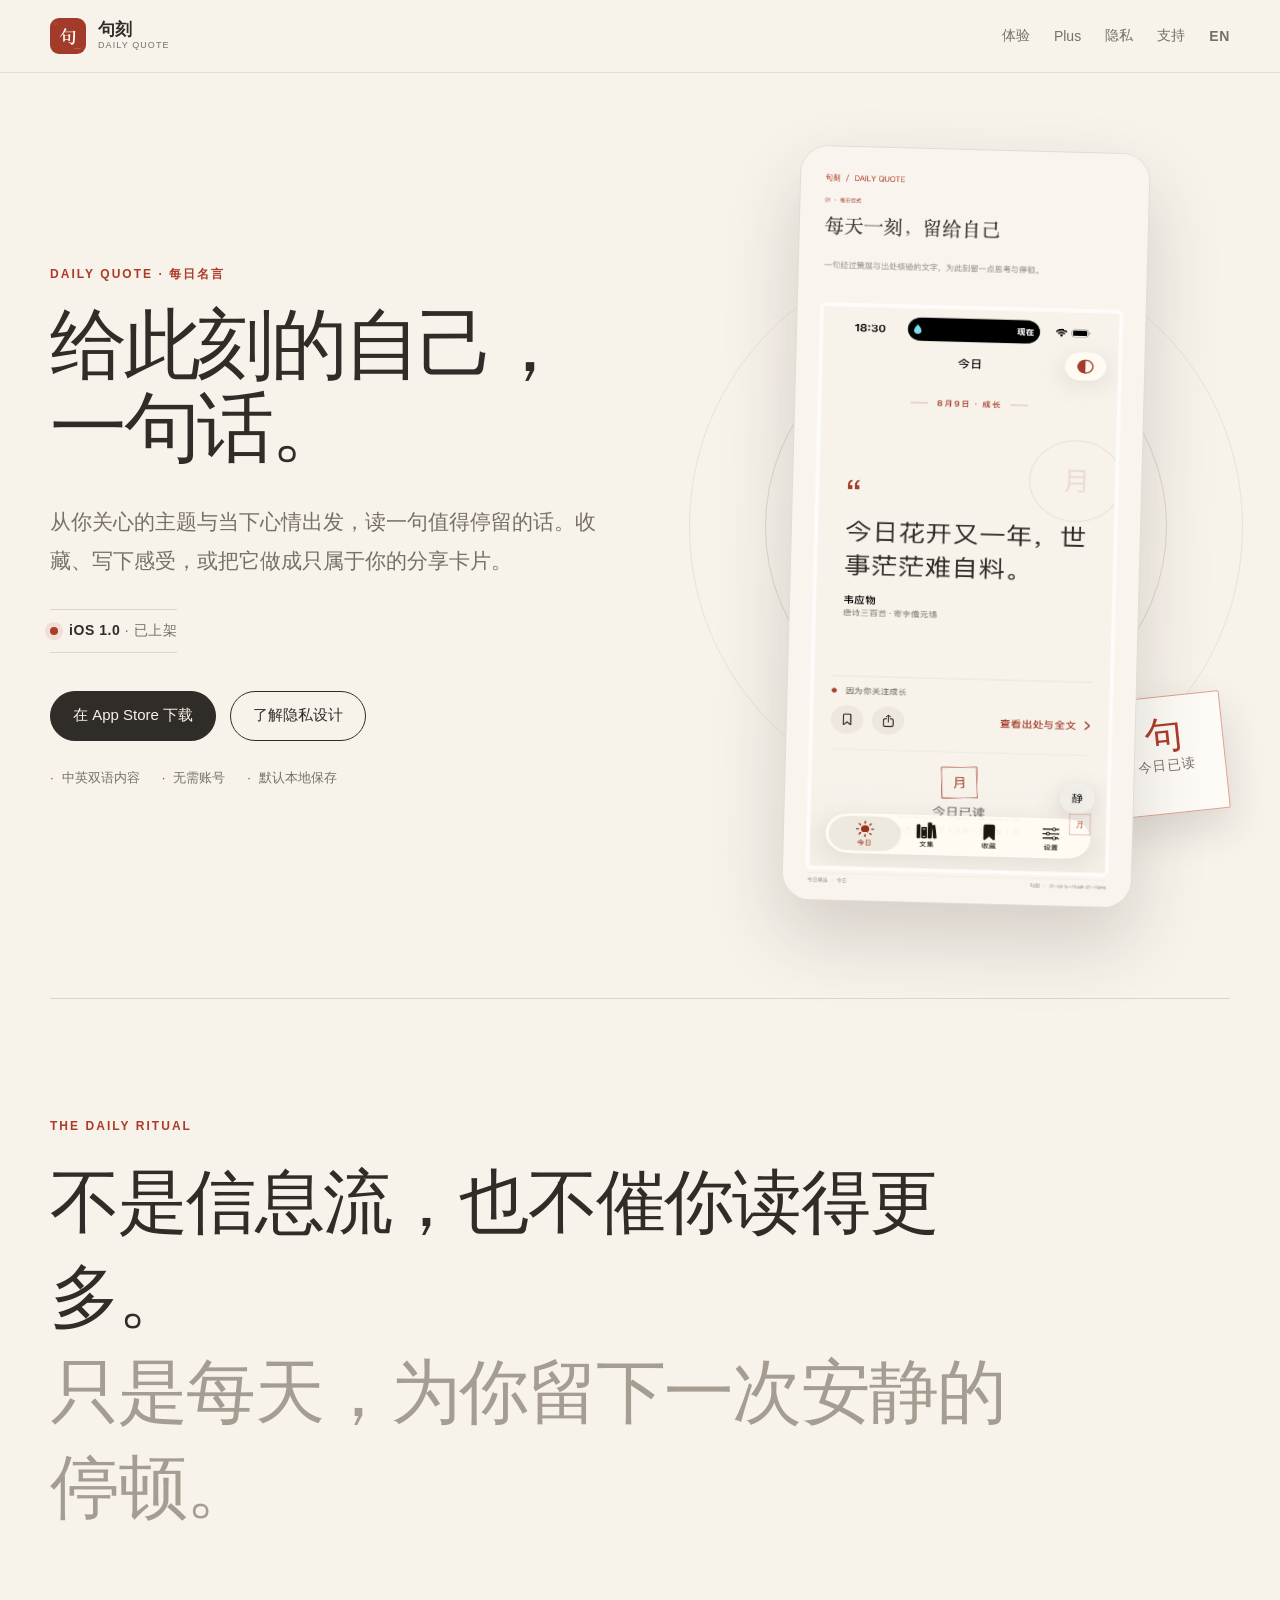
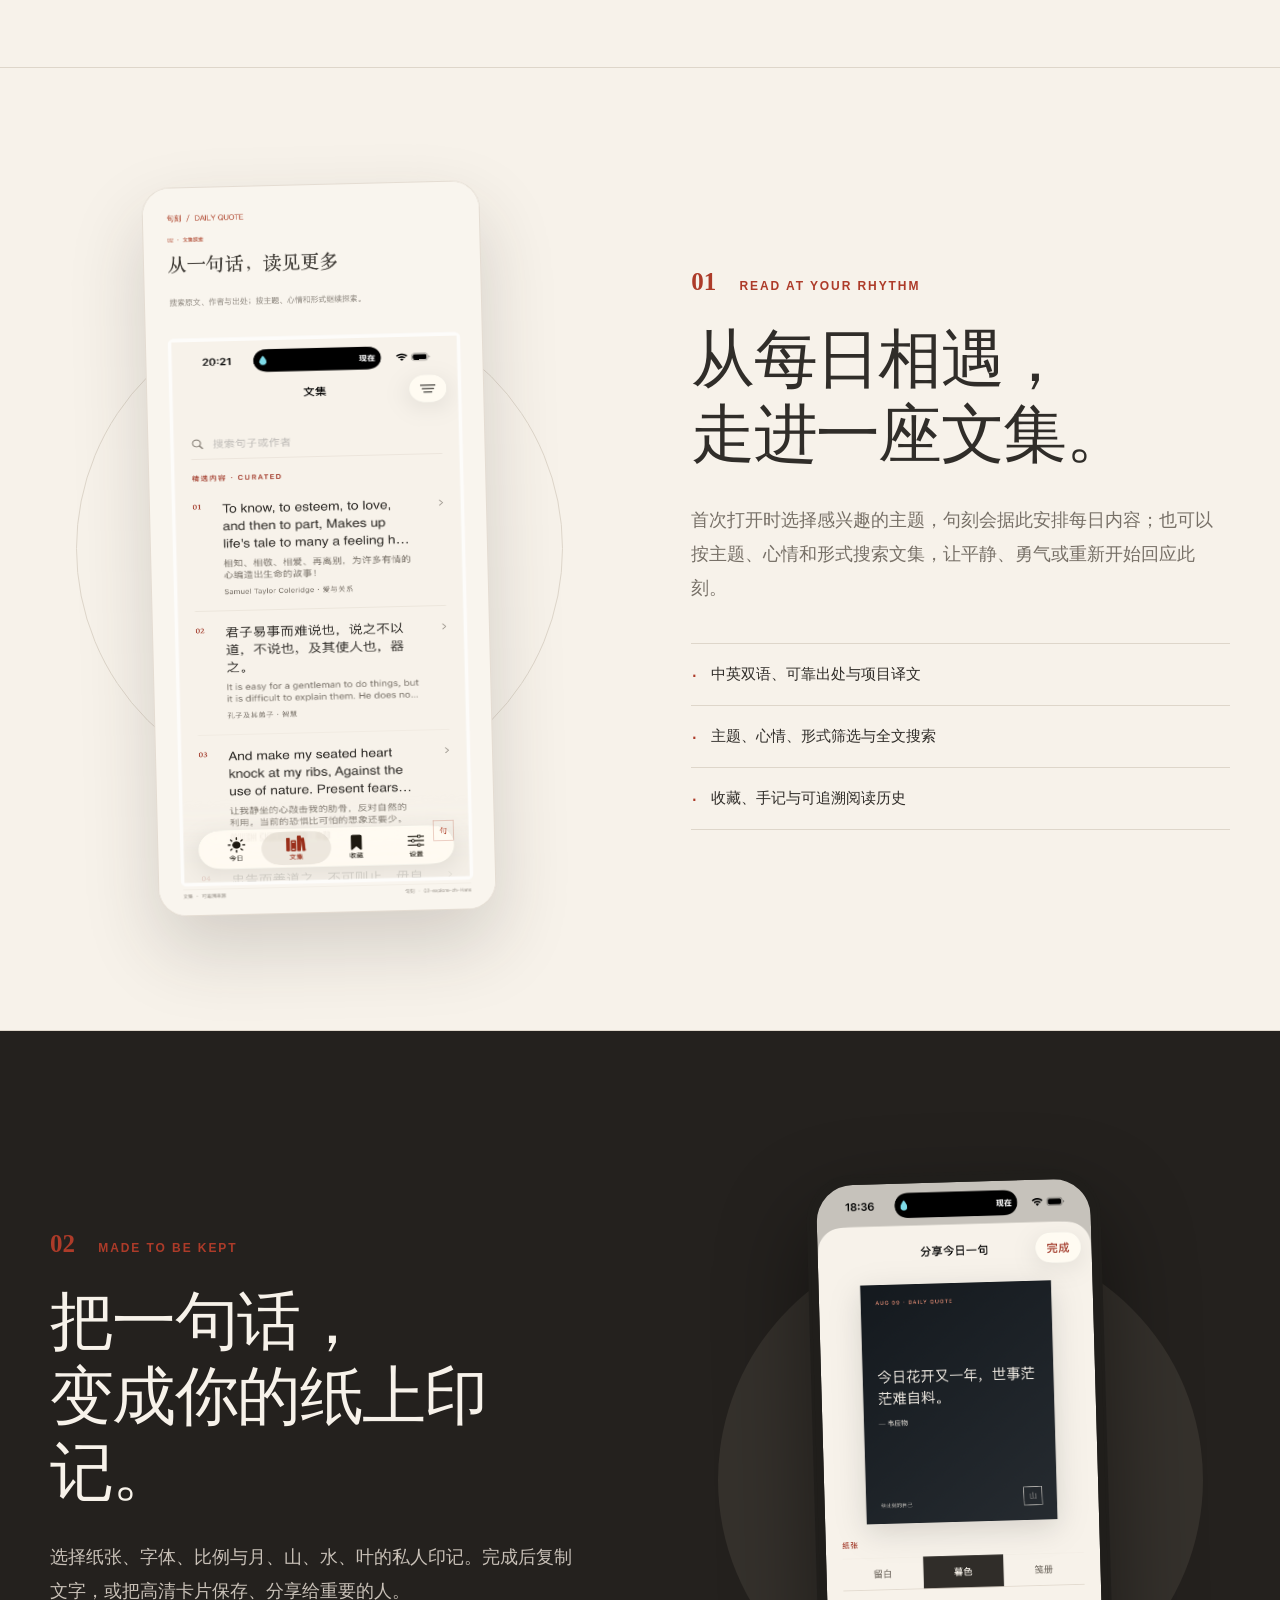
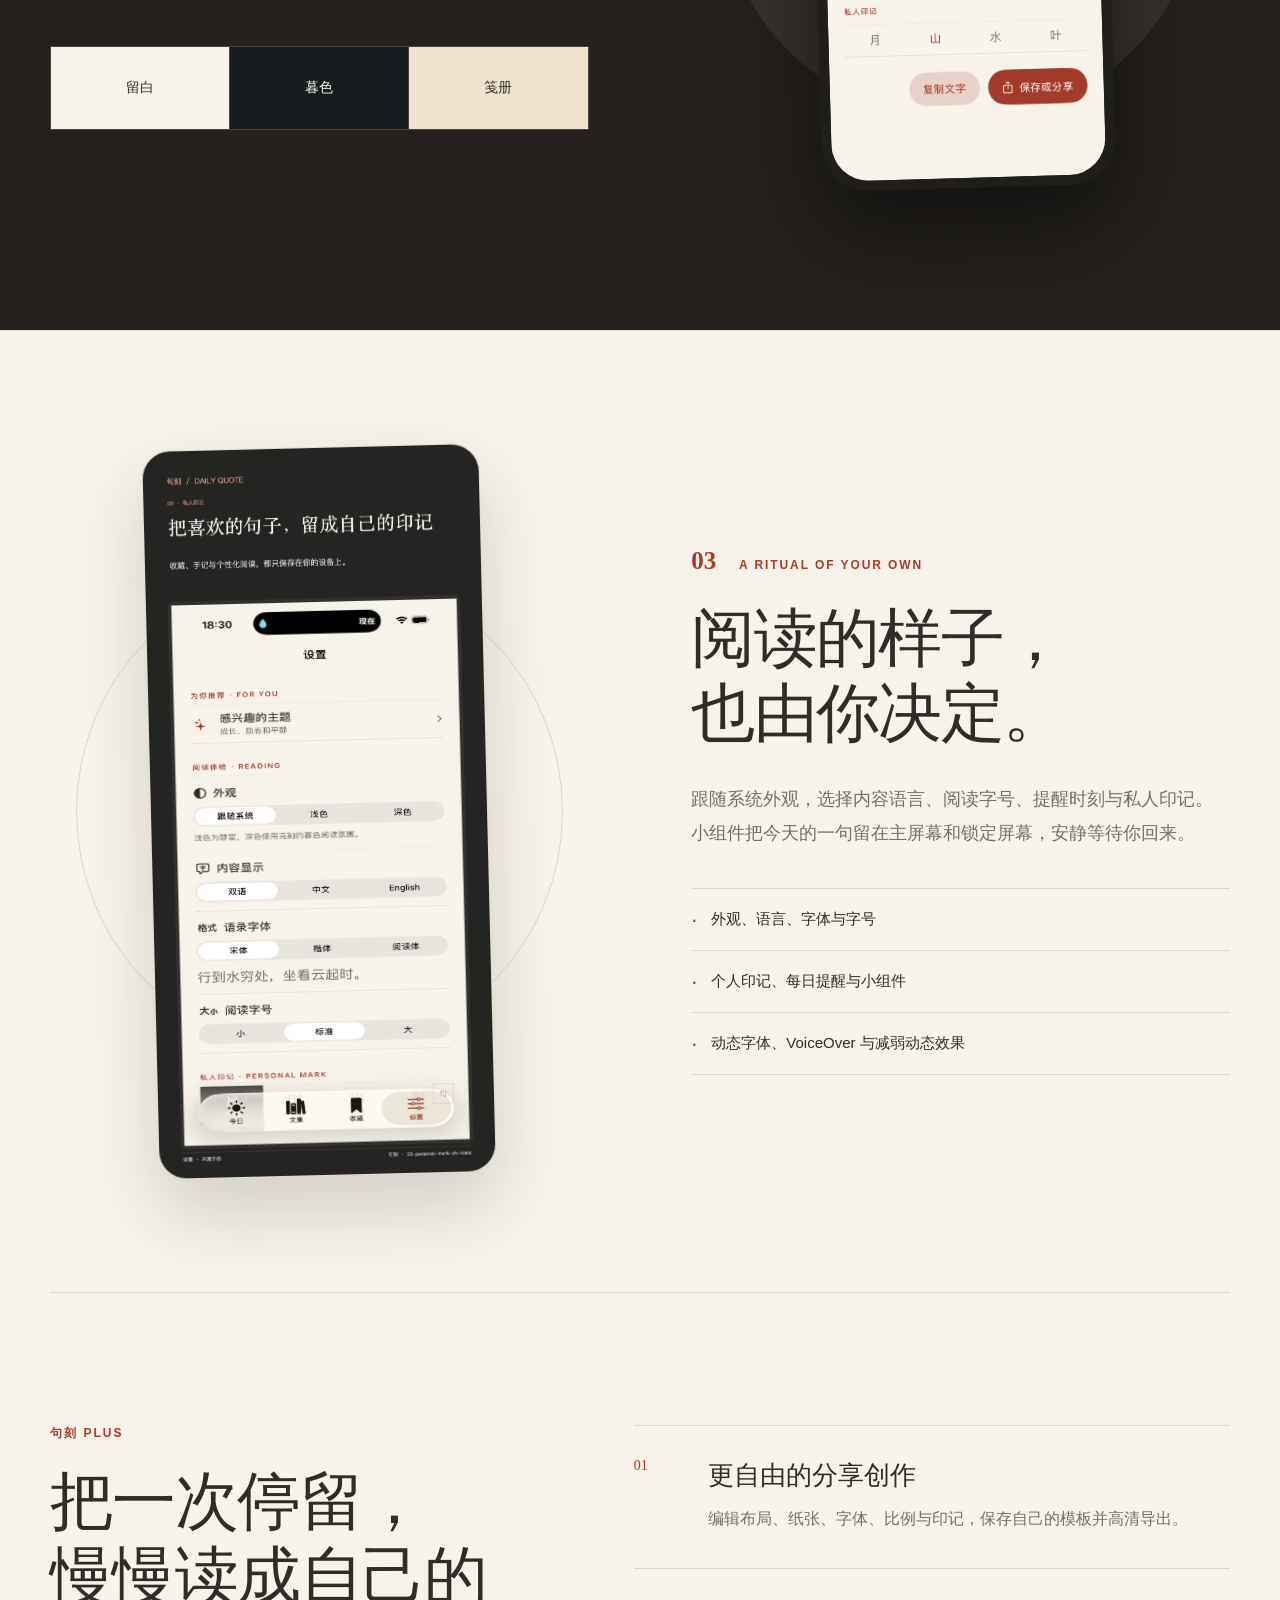
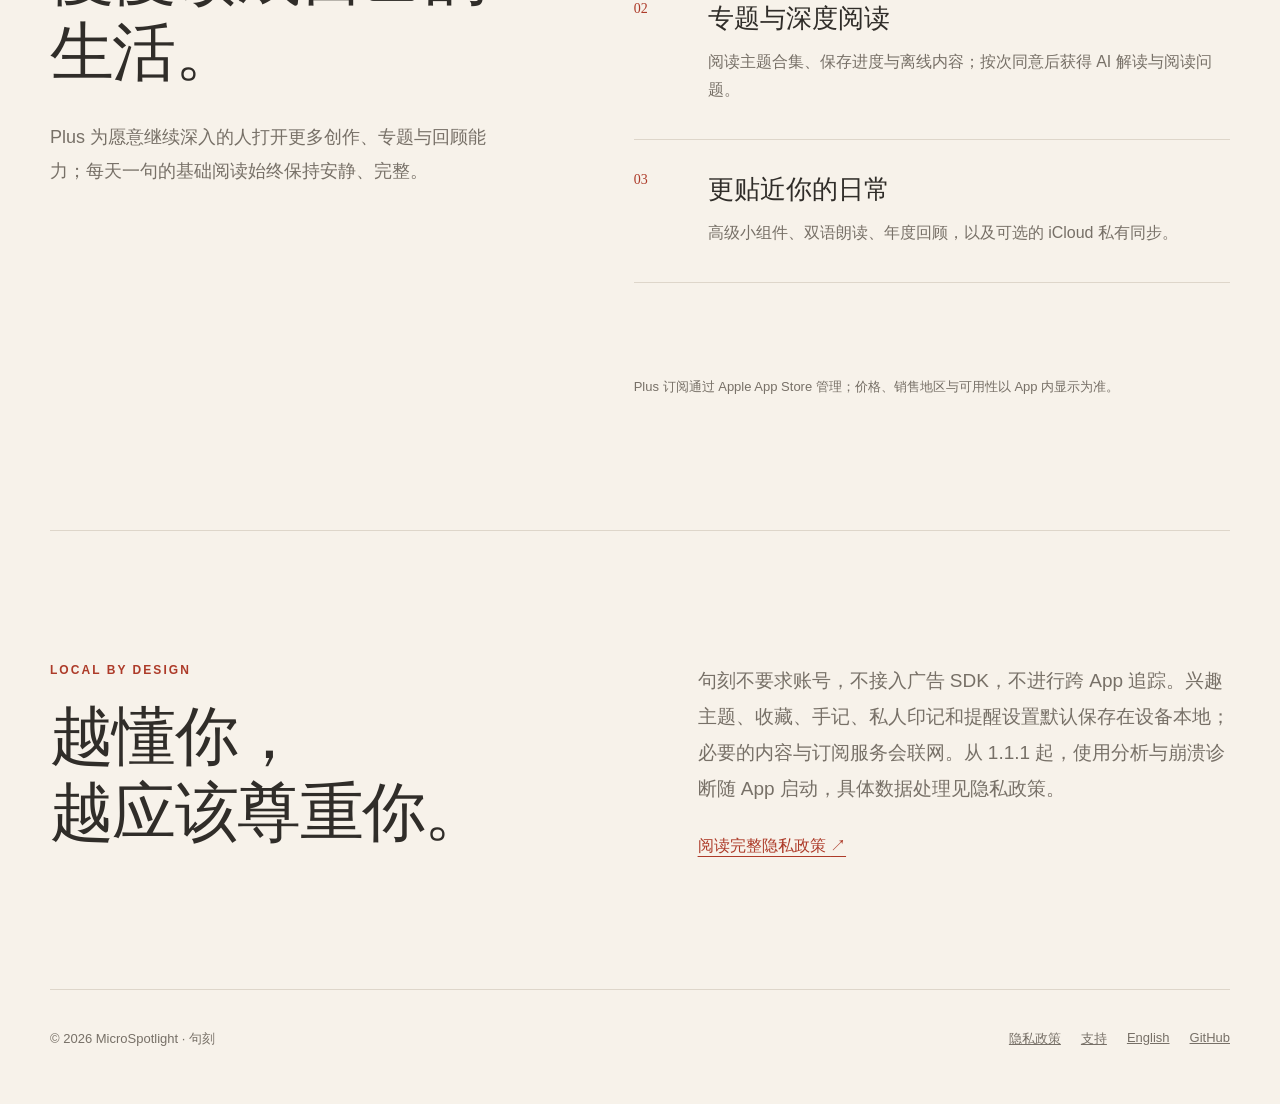
<file: index.html>
<!doctype html>
<html lang="zh-CN">
<head>
  <meta charset="utf-8">
  <meta name="viewport" content="width=device-width, initial-scale=1">
  <meta name="description" content="句刻 - 每日名言是一款把中英双语语录、安静阅读、收藏手记与分享卡片融入每日仪式的 iPhone App。iOS 1.0 已在 App Store 上架。">
  <meta name="theme-color" content="#F7F2EA">
  <meta property="og:title" content="句刻 - 每日名言 · 给此刻的自己一句话">
  <meta property="og:description" content="每天一刻，读一句值得停留的话。iOS 1.0 已在 App Store 上架。">
  <meta property="og:image" content="https://dailyquote.microspotlight.team/assets/store/zh-Hans/01-daily-ritual.png">
  <meta property="og:type" content="website">
  <meta property="og:url" content="https://dailyquote.microspotlight.team/">
  <link rel="canonical" href="https://dailyquote.microspotlight.team/">
  <link rel="alternate" hreflang="zh-CN" href="https://dailyquote.microspotlight.team/">
  <link rel="alternate" hreflang="en" href="https://dailyquote.microspotlight.team/en/">
  <title>句刻 - 每日名言 · 给此刻的自己一句话</title>
  <link rel="icon" href="assets/app-icon.png">
  <link rel="stylesheet" href="assets/site.css">
</head>
<body>
  <header class="site-header">
    <div class="site-header__inner">
      <a class="brand" href="index.html" aria-label="句刻首页">
        <img src="assets/app-icon.png" alt="">
        <span class="brand__copy"><strong>句刻</strong><small>Daily Quote</small></span>
      </a>
      <nav class="site-nav" aria-label="主导航">
        <a href="#features">体验</a>
        <a href="#plus">Plus</a>
        <a href="privacy.html">隐私</a>
        <a href="support.html">支持</a>
        <a class="language-link" href="en/" lang="en" hreflang="en">EN</a>
      </nav>
    </div>
  </header>

  <main>
    <section class="hero">
      <div class="hero__copy">
        <p class="eyebrow">Daily Quote · 每日名言</p>
        <h1>给此刻的自己，<br>一句话。</h1>
        <p class="hero__lead">从你关心的主题与当下心情出发，读一句值得停留的话。收藏、写下感受，或把它做成只属于你的分享卡片。</p>
        <div class="release-status" role="status" aria-label="App 发布状态：iOS 1.0 已在 App Store 上架">
          <span class="release-status__dot" aria-hidden="true"></span>
          <span><strong>iOS 1.0</strong> · 已上架</span>
        </div>
        <div class="hero__actions">
          <a class="button" href="https://apps.apple.com/us/app/daily-quote-%E5%8F%A5%E5%88%BB/id6801580173?uo=4" rel="external">在 App Store 下载</a>
          <a class="button button--quiet" href="#privacy">了解隐私设计</a>
        </div>
        <ul class="hero__notes" aria-label="产品特点">
          <li>中英双语内容</li>
          <li>无需账号</li>
          <li>默认本地保存</li>
        </ul>
      </div>
      <div class="poster-stage" aria-label="句刻今日阅读预览">
        <div class="orbit orbit--one" aria-hidden="true"></div>
        <div class="orbit orbit--two" aria-hidden="true"></div>
        <figure class="store-poster store-poster--hero">
          <img src="assets/store/zh-Hans/01-daily-ritual.png" alt="句刻今日阅读：每天一刻，留给自己">
        </figure>
        <div class="ritual-stamp" aria-hidden="true"><span>句</span><small>今日已读</small></div>
      </div>
    </section>

    <section class="statement" id="features">
      <p class="eyebrow">The daily ritual</p>
      <p class="statement__line">不是信息流，也不催你读得更多。</p>
      <p class="statement__line statement__line--soft">只是每天，为你留下一次安静的停顿。</p>
    </section>

    <section class="feature-scene">
      <div class="feature-scene__visual feature-scene__visual--poster">
        <figure class="store-poster">
          <img src="assets/store/zh-Hans/02-explore.png" alt="句刻文集：搜索、筛选与浏览中英双语语录">
        </figure>
      </div>
      <div class="feature-scene__copy">
        <p class="chapter-label"><span>01</span> Read at your rhythm</p>
        <h2>从每日相遇，<br>走进一座文集。</h2>
        <p>首次打开时选择感兴趣的主题，句刻会据此安排每日内容；也可以按主题、心情和形式搜索文集，让平静、勇气或重新开始回应此刻。</p>
        <ul class="detail-list">
          <li>中英双语、可靠出处与项目译文</li>
          <li>主题、心情、形式筛选与全文搜索</li>
          <li>收藏、手记与可追溯阅读历史</li>
        </ul>
      </div>
    </section>

    <section class="feature-scene feature-scene--dark feature-scene--reverse">
      <div class="feature-scene__visual">
        <figure class="device-shot device-shot--single device-shot--shadow-light">
          <img src="assets/app-share.png" alt="句刻分享卡片编辑页，可选择纸张与私人印记">
        </figure>
      </div>
      <div class="feature-scene__copy">
        <p class="chapter-label"><span>02</span> Made to be kept</p>
        <h2>把一句话，<br>变成你的纸上印记。</h2>
        <p>选择纸张、字体、比例与月、山、水、叶的私人印记。完成后复制文字，或把高清卡片保存、分享给重要的人。</p>
        <div class="swatches" aria-label="分享卡片纸张样式">
          <span class="swatch swatch--space">留白</span>
          <span class="swatch swatch--dusk">暮色</span>
          <span class="swatch swatch--journal">笺册</span>
        </div>
      </div>
    </section>

    <section class="feature-scene">
      <div class="feature-scene__visual feature-scene__visual--poster">
        <figure class="store-poster">
          <img src="assets/store/zh-Hans/03-personal-mark.png" alt="句刻个性化设置：字体、纸张、私人印记与小组件">
        </figure>
      </div>
      <div class="feature-scene__copy">
        <p class="chapter-label"><span>03</span> A ritual of your own</p>
        <h2>阅读的样子，<br>也由你决定。</h2>
        <p>跟随系统外观，选择内容语言、阅读字号、提醒时刻与私人印记。小组件把今天的一句留在主屏幕和锁定屏幕，安静等待你回来。</p>
        <ul class="detail-list">
          <li>外观、语言、字体与字号</li>
          <li>个人印记、每日提醒与小组件</li>
          <li>动态字体、VoiceOver 与减弱动态效果</li>
        </ul>
      </div>
    </section>

    <section class="plus-section" id="plus">
      <div class="plus-section__intro">
        <p class="eyebrow">句刻 Plus</p>
        <h2>把一次停留，<br>慢慢读成自己的生活。</h2>
        <p>Plus 为愿意继续深入的人打开更多创作、专题与回顾能力；每天一句的基础阅读始终保持安静、完整。</p>
      </div>
      <ol class="plus-ledger">
        <li><span>01</span><div><h3>更自由的分享创作</h3><p>编辑布局、纸张、字体、比例与印记，保存自己的模板并高清导出。</p></div></li>
        <li><span>02</span><div><h3>专题与深度阅读</h3><p>阅读主题合集、保存进度与离线内容；按次同意后获得 AI 解读与阅读问题。</p></div></li>
        <li><span>03</span><div><h3>更贴近你的日常</h3><p>高级小组件、双语朗读、年度回顾，以及可选的 iCloud 私有同步。</p></div></li>
      </ol>
      <p class="plus-section__note">Plus 订阅通过 Apple App Store 管理；价格、销售地区与可用性以 App 内显示为准。</p>
    </section>

    <section class="privacy-panel" id="privacy">
      <div>
        <p class="eyebrow">Local by design</p>
        <h2>越懂你，<br>越应该尊重你。</h2>
      </div>
      <div>
        <p>句刻不要求账号，不接入广告 SDK，不进行跨 App 追踪。兴趣主题、收藏、手记、私人印记和提醒设置默认保存在设备本地；必要的内容与订阅服务会联网。从 1.1.1 起，使用分析与崩溃诊断随 App 启动，具体数据处理见隐私政策。</p>
        <a class="text-link" href="privacy.html">阅读完整隐私政策 <span aria-hidden="true">↗</span></a>
      </div>
    </section>
  </main>

  <footer class="site-footer">
    <span>© 2026 MicroSpotlight · 句刻</span>
    <nav aria-label="页脚导航">
      <a href="privacy.html">隐私政策</a>
      <a href="support.html">支持</a>
      <a href="en/" lang="en">English</a>
      <a href="https://github.com/MicroSpotlight/daily-quote-website">GitHub</a>
    </nav>
  </footer>
</body>
</html>
</file>
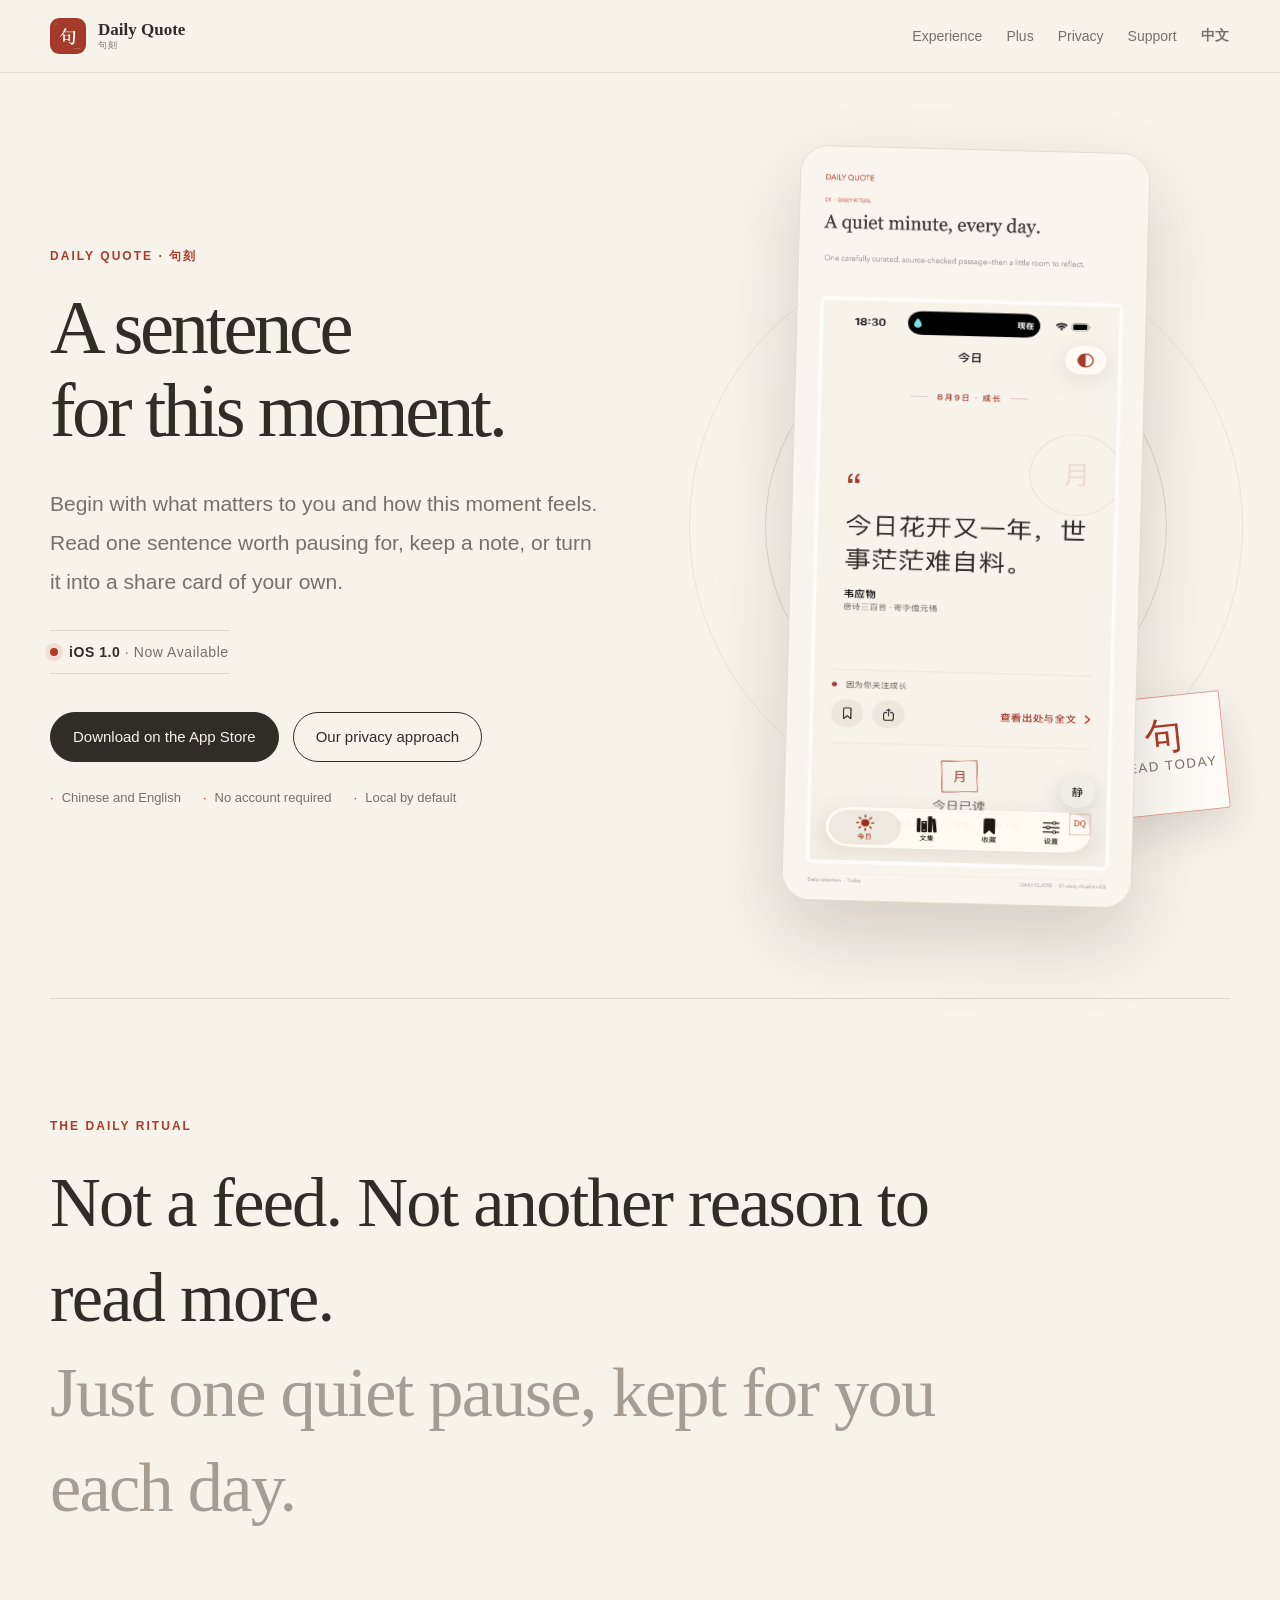
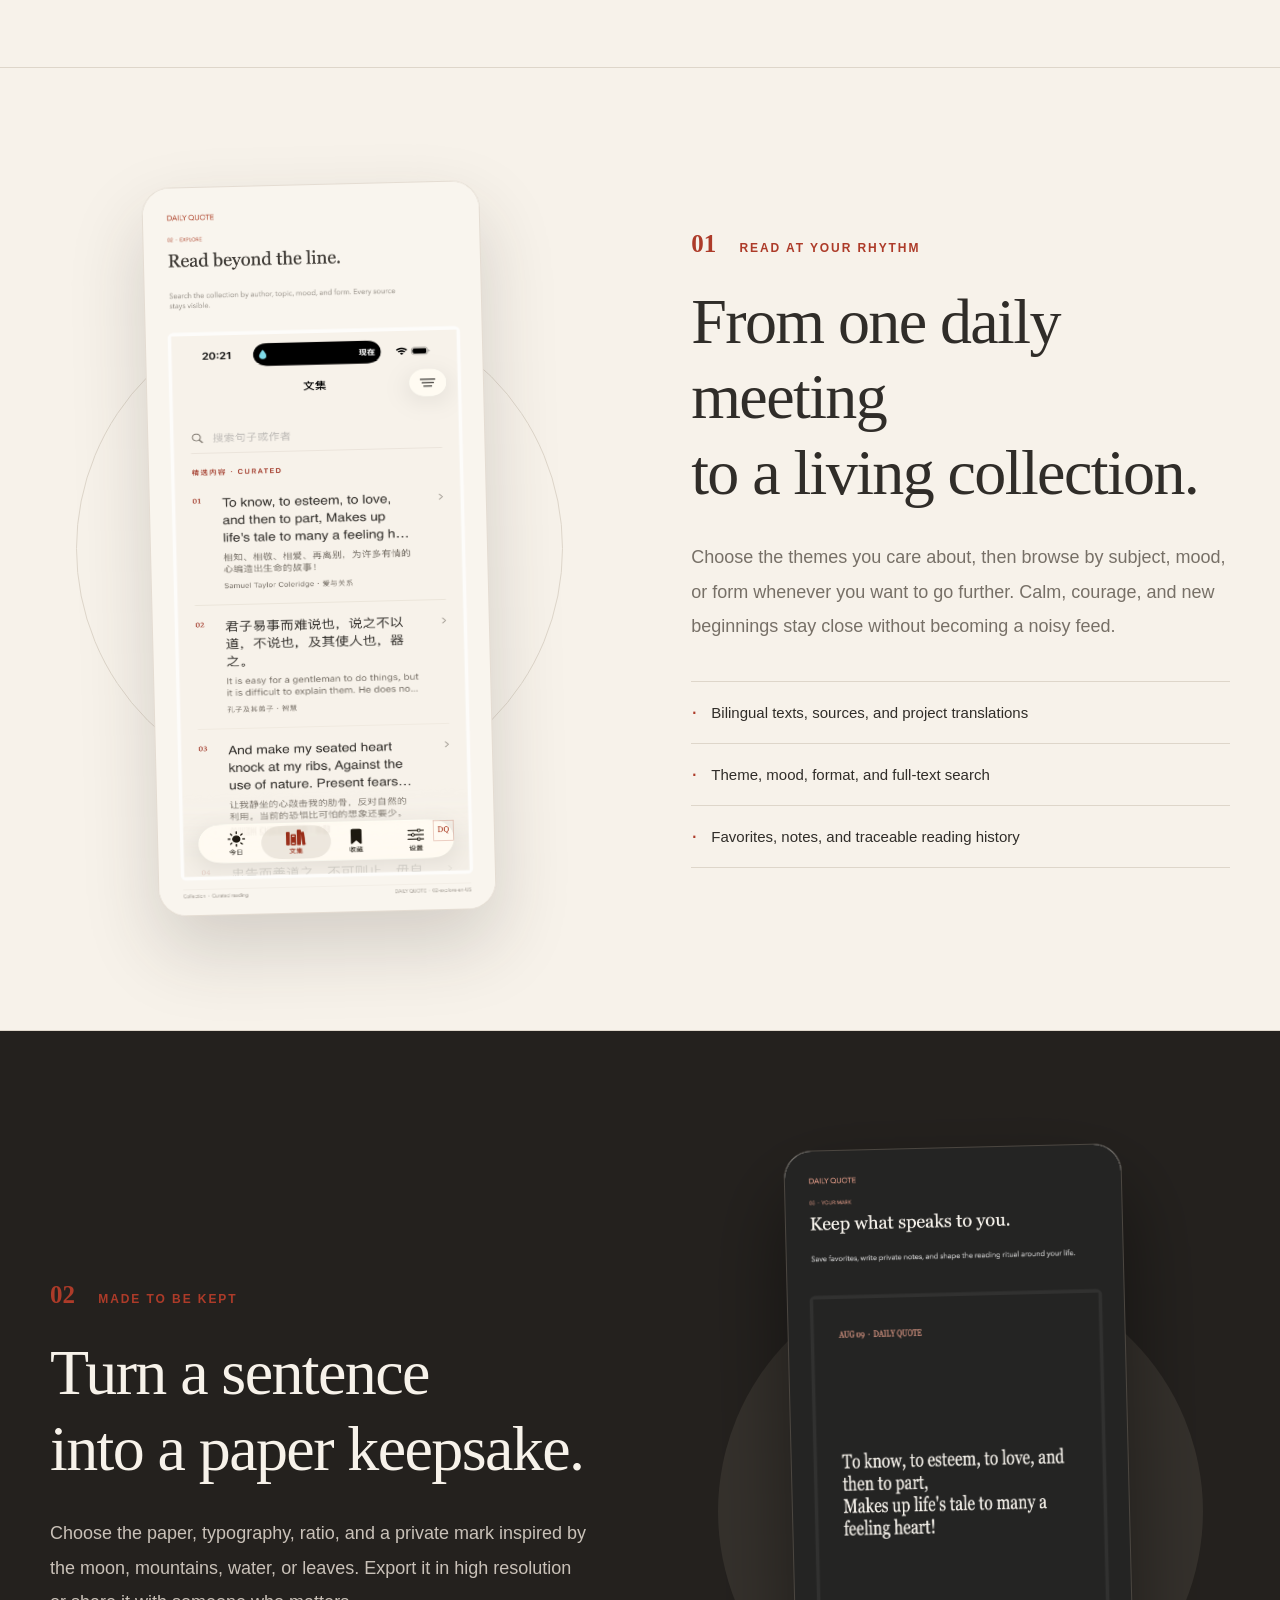
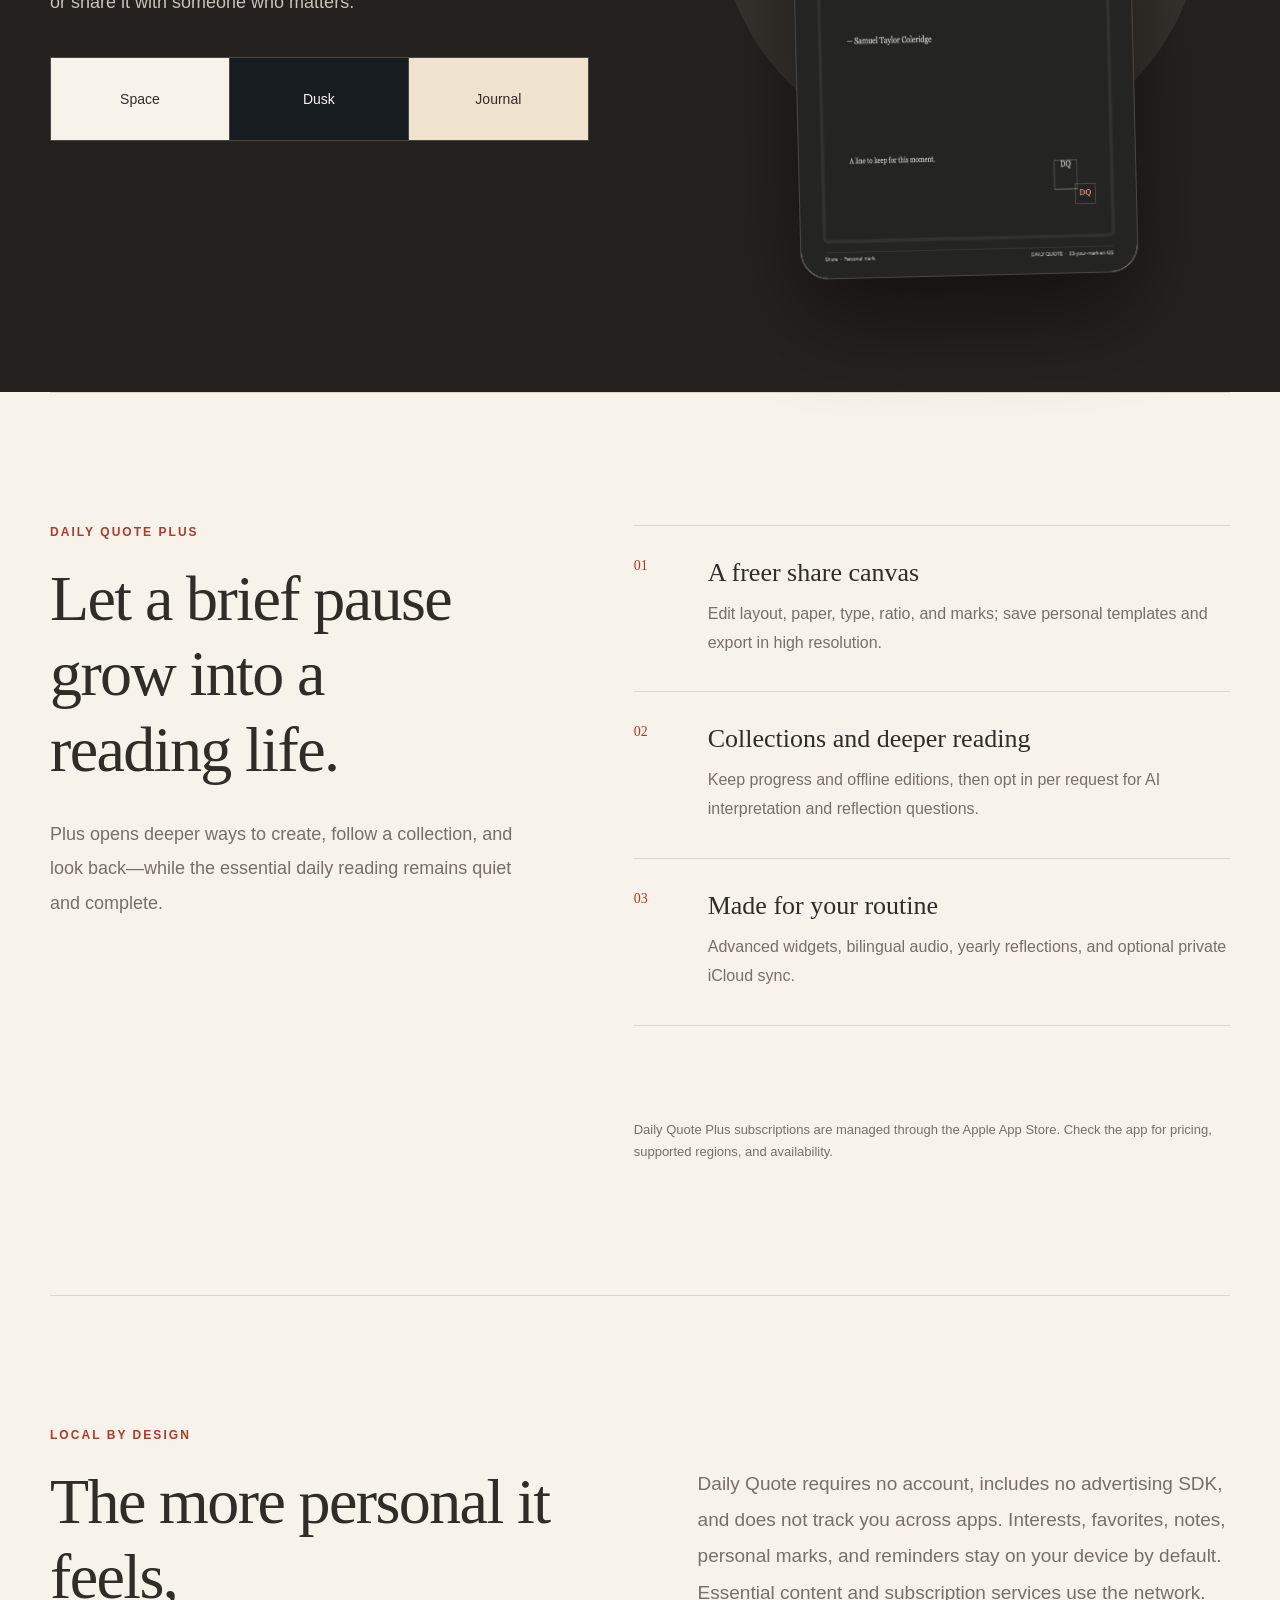
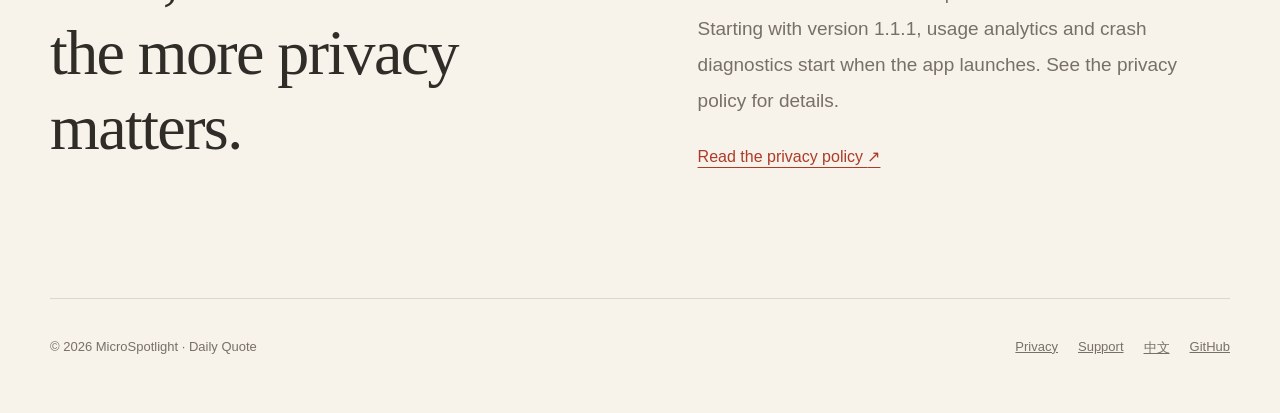
<file: en/index.html>
<!doctype html>
<html lang="en">
<head>
  <meta charset="utf-8">
  <meta name="viewport" content="width=device-width, initial-scale=1">
  <meta name="description" content="Daily Quote: 句刻 brings bilingual quotes, quiet reading, notes, collections, and share cards into a daily ritual. iOS 1.0 is now on the App Store.">
  <meta name="theme-color" content="#F7F2EA">
  <meta property="og:title" content="Daily Quote: 句刻 · A sentence for this moment">
  <meta property="og:description" content="A quiet minute each day for a sentence worth keeping. iOS 1.0 is now on the App Store.">
  <meta property="og:image" content="https://dailyquote.microspotlight.team/assets/store/en-US/01-daily-ritual.png">
  <meta property="og:type" content="website">
  <meta property="og:url" content="https://dailyquote.microspotlight.team/en/">
  <link rel="canonical" href="https://dailyquote.microspotlight.team/en/">
  <link rel="alternate" hreflang="zh-CN" href="https://dailyquote.microspotlight.team/">
  <link rel="alternate" hreflang="en" href="https://dailyquote.microspotlight.team/en/">
  <title>Daily Quote: 句刻 · A sentence for this moment</title>
  <link rel="icon" href="../assets/app-icon.png">
  <link rel="stylesheet" href="../assets/site.css">
</head>
<body>
  <header class="site-header">
    <div class="site-header__inner">
      <a class="brand" href="index.html" aria-label="Daily Quote home"><img src="../assets/app-icon.png" alt=""><span class="brand__copy"><strong>Daily Quote</strong><small>句刻</small></span></a>
      <nav class="site-nav" aria-label="Primary navigation"><a href="#features">Experience</a><a href="#plus">Plus</a><a href="privacy.html">Privacy</a><a href="support.html">Support</a><a class="language-link" href="../" lang="zh-CN" hreflang="zh-CN">中文</a></nav>
    </div>
  </header>

  <main>
    <section class="hero">
      <div class="hero__copy">
        <p class="eyebrow">Daily Quote · 句刻</p>
        <h1>A sentence<br>for this moment.</h1>
        <p class="hero__lead">Begin with what matters to you and how this moment feels. Read one sentence worth pausing for, keep a note, or turn it into a share card of your own.</p>
        <div class="release-status" role="status" aria-label="App release status: iOS 1.0 now on the App Store"><span class="release-status__dot" aria-hidden="true"></span><span><strong>iOS 1.0</strong> · Now Available</span></div>
        <div class="hero__actions"><a class="button" href="https://apps.apple.com/us/app/daily-quote-%E5%8F%A5%E5%88%BB/id6801580173?uo=4" rel="external">Download on the App Store</a><a class="button button--quiet" href="#privacy">Our privacy approach</a></div>
        <ul class="hero__notes" aria-label="Product highlights"><li>Chinese and English</li><li>No account required</li><li>Local by default</li></ul>
      </div>
      <div class="poster-stage" aria-label="Daily Quote reading preview">
        <div class="orbit orbit--one" aria-hidden="true"></div><div class="orbit orbit--two" aria-hidden="true"></div>
        <figure class="store-poster store-poster--hero"><img src="../assets/store/en-US/01-daily-ritual.png" alt="Daily Quote today screen: one quiet minute for yourself"></figure>
        <div class="ritual-stamp" aria-hidden="true"><span>句</span><small>READ TODAY</small></div>
      </div>
    </section>

    <section class="statement" id="features">
      <p class="eyebrow">The daily ritual</p>
      <p class="statement__line">Not a feed. Not another reason to read more.</p>
      <p class="statement__line statement__line--soft">Just one quiet pause, kept for you each day.</p>
    </section>

    <section class="feature-scene">
      <div class="feature-scene__visual feature-scene__visual--poster"><figure class="store-poster"><img src="../assets/store/en-US/02-explore.png" alt="Explore bilingual quotes by theme, mood, and format"></figure></div>
      <div class="feature-scene__copy">
        <p class="chapter-label"><span>01</span> Read at your rhythm</p>
        <h2>From one daily meeting<br>to a living collection.</h2>
        <p>Choose the themes you care about, then browse by subject, mood, or form whenever you want to go further. Calm, courage, and new beginnings stay close without becoming a noisy feed.</p>
        <ul class="detail-list"><li>Bilingual texts, sources, and project translations</li><li>Theme, mood, format, and full-text search</li><li>Favorites, notes, and traceable reading history</li></ul>
      </div>
    </section>

    <section class="feature-scene feature-scene--dark feature-scene--reverse">
      <div class="feature-scene__visual"><figure class="store-poster store-poster--share"><img src="../assets/store/en-US/03-your-mark.png" alt="Personalize Daily Quote with your own mark and visual style"></figure></div>
      <div class="feature-scene__copy">
        <p class="chapter-label"><span>02</span> Made to be kept</p>
        <h2>Turn a sentence<br>into a paper keepsake.</h2>
        <p>Choose the paper, typography, ratio, and a private mark inspired by the moon, mountains, water, or leaves. Export it in high resolution or share it with someone who matters.</p>
        <div class="swatches" aria-label="Share card papers"><span class="swatch swatch--space">Space</span><span class="swatch swatch--dusk">Dusk</span><span class="swatch swatch--journal">Journal</span></div>
      </div>
    </section>

    <section class="plus-section" id="plus">
      <div class="plus-section__intro"><p class="eyebrow">Daily Quote Plus</p><h2>Let a brief pause<br>grow into a reading life.</h2><p>Plus opens deeper ways to create, follow a collection, and look back—while the essential daily reading remains quiet and complete.</p></div>
      <ol class="plus-ledger">
        <li><span>01</span><div><h3>A freer share canvas</h3><p>Edit layout, paper, type, ratio, and marks; save personal templates and export in high resolution.</p></div></li>
        <li><span>02</span><div><h3>Collections and deeper reading</h3><p>Keep progress and offline editions, then opt in per request for AI interpretation and reflection questions.</p></div></li>
        <li><span>03</span><div><h3>Made for your routine</h3><p>Advanced widgets, bilingual audio, yearly reflections, and optional private iCloud sync.</p></div></li>
      </ol>
      <p class="plus-section__note">Daily Quote Plus subscriptions are managed through the Apple App Store. Check the app for pricing, supported regions, and availability.</p>
    </section>

    <section class="privacy-panel" id="privacy">
      <div><p class="eyebrow">Local by design</p><h2>The more personal it feels,<br>the more privacy matters.</h2></div>
      <div><p>Daily Quote requires no account, includes no advertising SDK, and does not track you across apps. Interests, favorites, notes, personal marks, and reminders stay on your device by default. Essential content and subscription services use the network. Starting with version 1.1.1, usage analytics and crash diagnostics start when the app launches. See the privacy policy for details.</p><a class="text-link" href="privacy.html">Read the privacy policy <span aria-hidden="true">↗</span></a></div>
    </section>
  </main>

  <footer class="site-footer"><span>© 2026 MicroSpotlight · Daily Quote</span><nav aria-label="Footer navigation"><a href="privacy.html">Privacy</a><a href="support.html">Support</a><a href="../" lang="zh-CN">中文</a><a href="https://github.com/MicroSpotlight/daily-quote-website">GitHub</a></nav></footer>
</body>
</html>
</file>
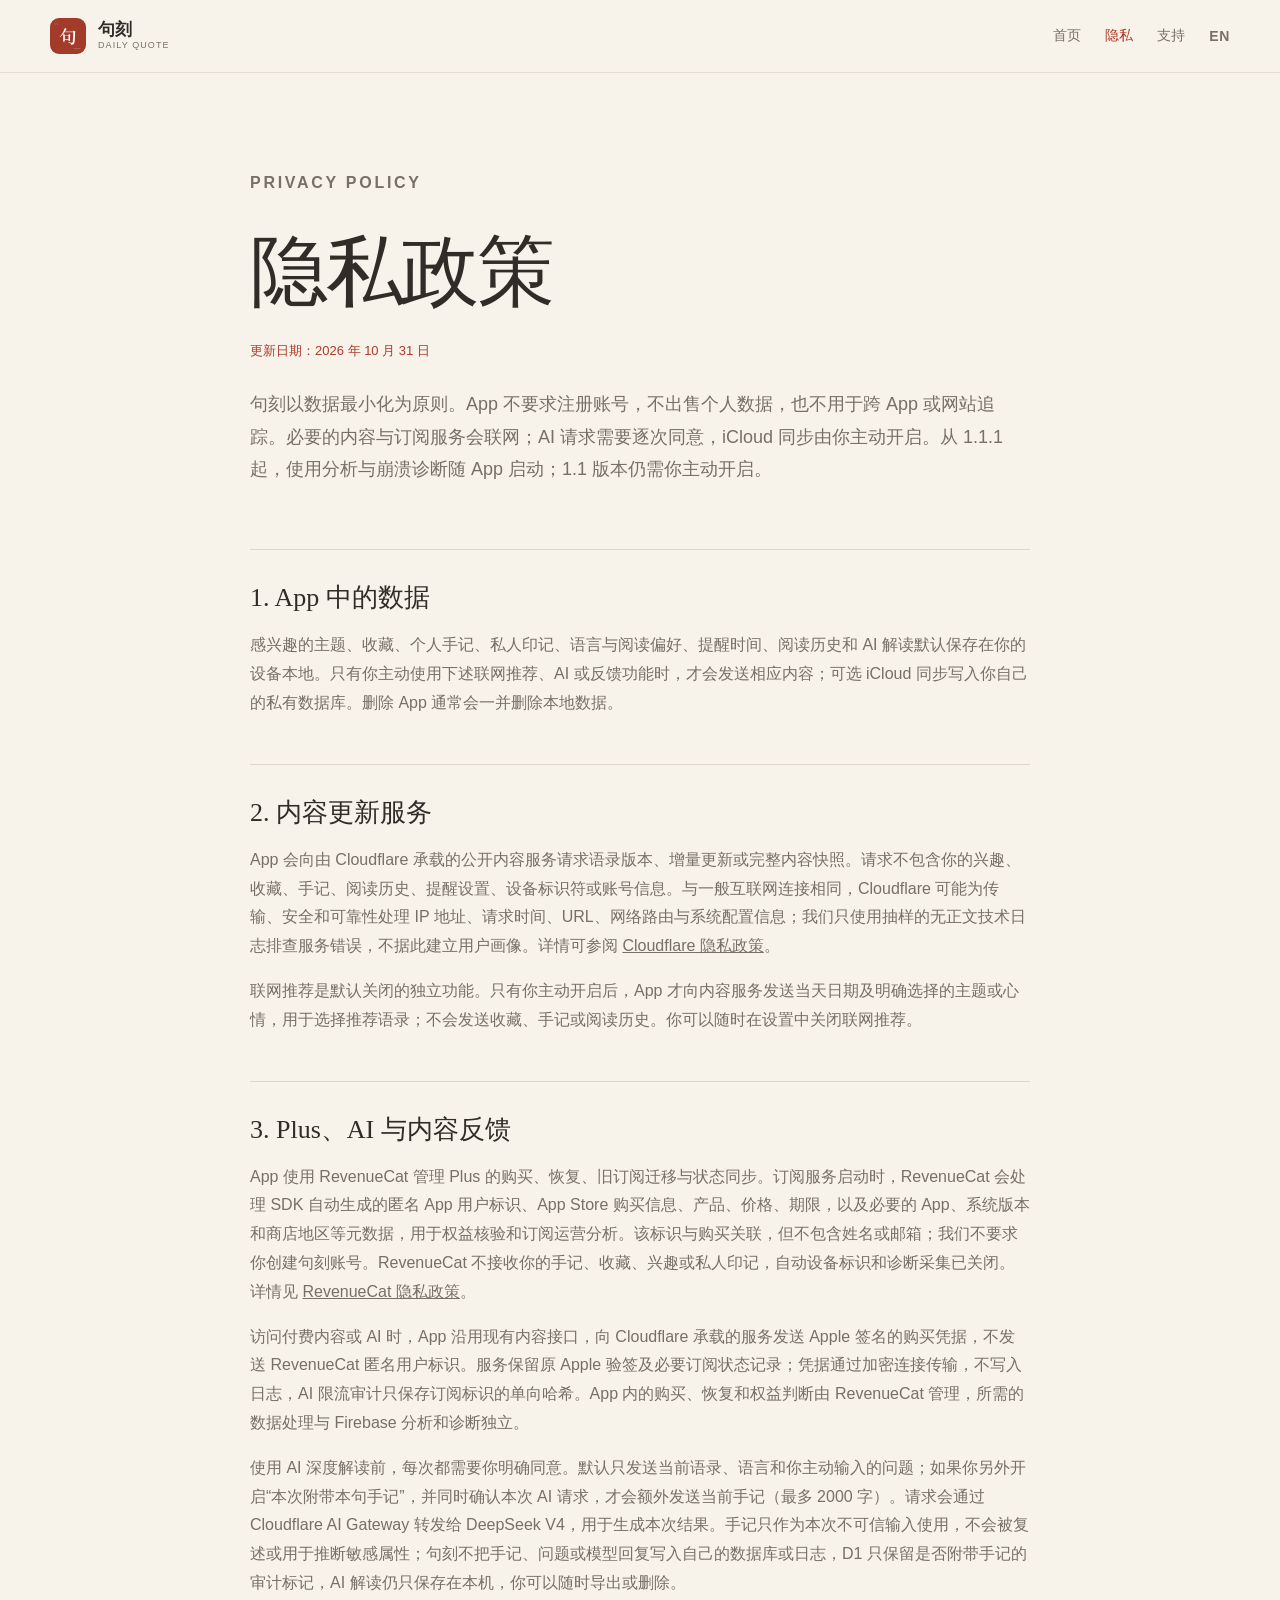
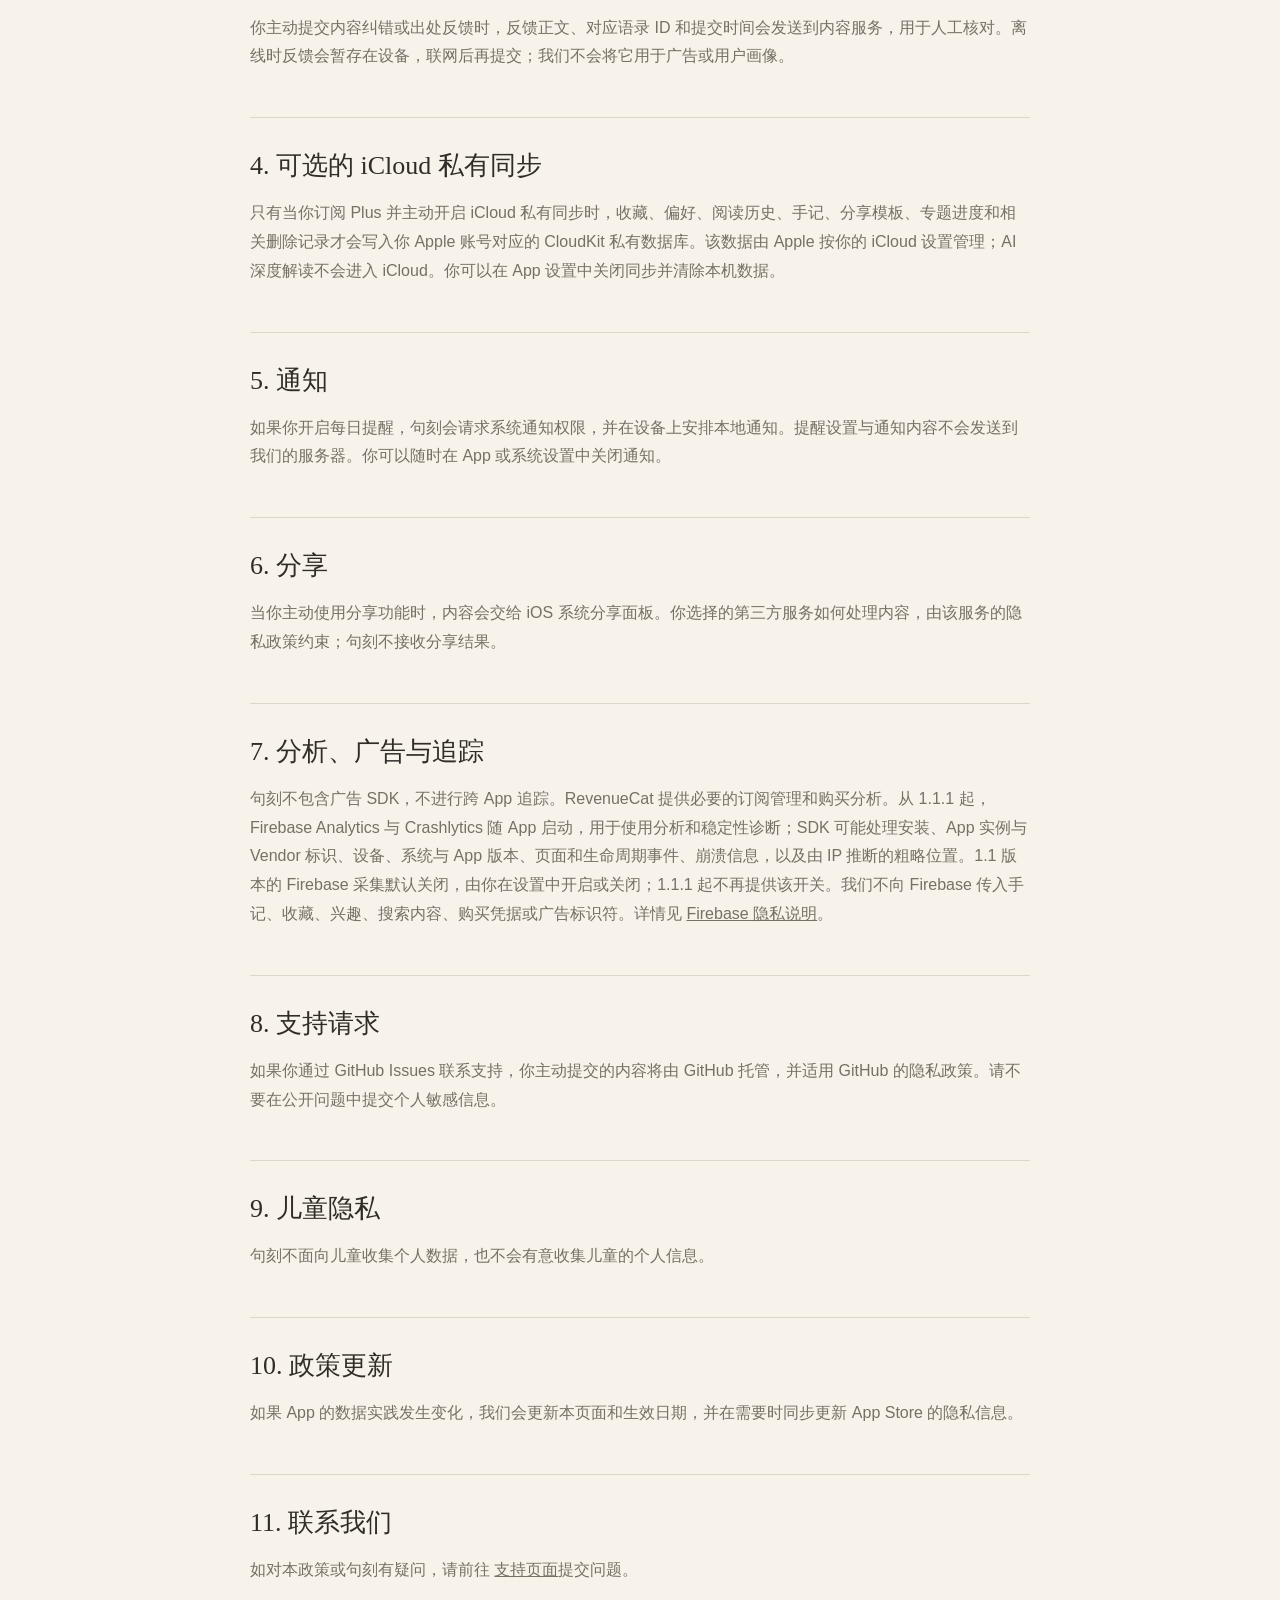
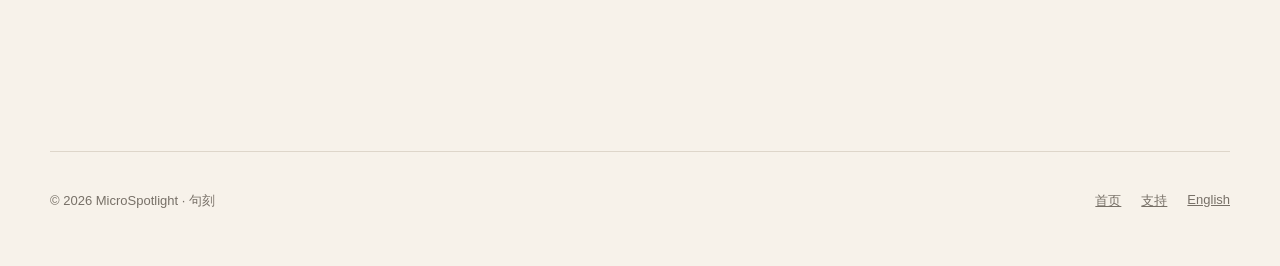
<file: privacy.html>
<!doctype html>
<html lang="zh-CN">
<head>
  <meta charset="utf-8">
  <meta name="viewport" content="width=device-width, initial-scale=1">
  <meta name="description" content="句刻 - 每日名言隐私政策。">
  <meta name="theme-color" content="#F7F2EA">
  <link rel="canonical" href="https://dailyquote.microspotlight.team/privacy.html">
  <link rel="alternate" hreflang="zh-CN" href="https://dailyquote.microspotlight.team/privacy.html">
  <link rel="alternate" hreflang="en" href="https://dailyquote.microspotlight.team/en/privacy.html">
  <title>隐私政策 · 句刻 - 每日名言</title>
  <link rel="icon" href="assets/app-icon.png">
  <link rel="stylesheet" href="assets/site.css">
</head>
<body>
  <header class="site-header">
    <div class="site-header__inner">
      <a class="brand" href="index.html" aria-label="句刻首页"><img src="assets/app-icon.png" alt=""><span class="brand__copy"><strong>句刻</strong><small>Daily Quote</small></span></a>
      <nav class="site-nav" aria-label="主导航"><a href="index.html">首页</a><a href="privacy.html" aria-current="page">隐私</a><a href="support.html">支持</a><a class="language-link" href="en/privacy.html" lang="en" hreflang="en">EN</a></nav>
    </div>
  </header>

  <main class="document">
    <p class="eyebrow">Privacy Policy</p>
    <h1>隐私政策</h1>
    <p class="meta">更新日期：2026 年 10 月 31 日</p>
    <p class="summary">句刻以数据最小化为原则。App 不要求注册账号，不出售个人数据，也不用于跨 App 或网站追踪。必要的内容与订阅服务会联网；AI 请求需要逐次同意，iCloud 同步由你主动开启。从 1.1.1 起，使用分析与崩溃诊断随 App 启动；1.1 版本仍需你主动开启。</p>

    <section>
      <h2>1. App 中的数据</h2>
      <p>感兴趣的主题、收藏、个人手记、私人印记、语言与阅读偏好、提醒时间、阅读历史和 AI 解读默认保存在你的设备本地。只有你主动使用下述联网推荐、AI 或反馈功能时，才会发送相应内容；可选 iCloud 同步写入你自己的私有数据库。删除 App 通常会一并删除本地数据。</p>
    </section>
    <section>
      <h2>2. 内容更新服务</h2>
      <p>App 会向由 Cloudflare 承载的公开内容服务请求语录版本、增量更新或完整内容快照。请求不包含你的兴趣、收藏、手记、阅读历史、提醒设置、设备标识符或账号信息。与一般互联网连接相同，Cloudflare 可能为传输、安全和可靠性处理 IP 地址、请求时间、URL、网络路由与系统配置信息；我们只使用抽样的无正文技术日志排查服务错误，不据此建立用户画像。详情可参阅 <a href="https://www.cloudflare.com/policies/privacy/" rel="external noopener">Cloudflare 隐私政策</a>。</p>
      <p>联网推荐是默认关闭的独立功能。只有你主动开启后，App 才向内容服务发送当天日期及明确选择的主题或心情，用于选择推荐语录；不会发送收藏、手记或阅读历史。你可以随时在设置中关闭联网推荐。</p>
    </section>
    <section>
      <h2>3. Plus、AI 与内容反馈</h2>
      <p>App 使用 RevenueCat 管理 Plus 的购买、恢复、旧订阅迁移与状态同步。订阅服务启动时，RevenueCat 会处理 SDK 自动生成的匿名 App 用户标识、App Store 购买信息、产品、价格、期限，以及必要的 App、系统版本和商店地区等元数据，用于权益核验和订阅运营分析。该标识与购买关联，但不包含姓名或邮箱；我们不要求你创建句刻账号。RevenueCat 不接收你的手记、收藏、兴趣或私人印记，自动设备标识和诊断采集已关闭。详情见 <a href="https://www.revenuecat.com/privacy" rel="external noopener">RevenueCat 隐私政策</a>。</p>
      <p>访问付费内容或 AI 时，App 沿用现有内容接口，向 Cloudflare 承载的服务发送 Apple 签名的购买凭据，不发送 RevenueCat 匿名用户标识。服务保留原 Apple 验签及必要订阅状态记录；凭据通过加密连接传输，不写入日志，AI 限流审计只保存订阅标识的单向哈希。App 内的购买、恢复和权益判断由 RevenueCat 管理，所需的数据处理与 Firebase 分析和诊断独立。</p>
      <p>使用 AI 深度解读前，每次都需要你明确同意。默认只发送当前语录、语言和你主动输入的问题；如果你另外开启“本次附带本句手记”，并同时确认本次 AI 请求，才会额外发送当前手记（最多 2000 字）。请求会通过 Cloudflare AI Gateway 转发给 DeepSeek V4，用于生成本次结果。手记只作为本次不可信输入使用，不会被复述或用于推断敏感属性；句刻不把手记、问题或模型回复写入自己的数据库或日志，D1 只保留是否附带手记的审计标记，AI 解读仍只保存在本机，你可以随时导出或删除。</p>
      <p>你主动提交内容纠错或出处反馈时，反馈正文、对应语录 ID 和提交时间会发送到内容服务，用于人工核对。离线时反馈会暂存在设备，联网后再提交；我们不会将它用于广告或用户画像。</p>
    </section>
    <section>
      <h2>4. 可选的 iCloud 私有同步</h2>
      <p>只有当你订阅 Plus 并主动开启 iCloud 私有同步时，收藏、偏好、阅读历史、手记、分享模板、专题进度和相关删除记录才会写入你 Apple 账号对应的 CloudKit 私有数据库。该数据由 Apple 按你的 iCloud 设置管理；AI 深度解读不会进入 iCloud。你可以在 App 设置中关闭同步并清除本机数据。</p>
    </section>
    <section>
      <h2>5. 通知</h2>
      <p>如果你开启每日提醒，句刻会请求系统通知权限，并在设备上安排本地通知。提醒设置与通知内容不会发送到我们的服务器。你可以随时在 App 或系统设置中关闭通知。</p>
    </section>
    <section>
      <h2>6. 分享</h2>
      <p>当你主动使用分享功能时，内容会交给 iOS 系统分享面板。你选择的第三方服务如何处理内容，由该服务的隐私政策约束；句刻不接收分享结果。</p>
    </section>
    <section>
      <h2>7. 分析、广告与追踪</h2>
      <p>句刻不包含广告 SDK，不进行跨 App 追踪。RevenueCat 提供必要的订阅管理和购买分析。从 1.1.1 起，Firebase Analytics 与 Crashlytics 随 App 启动，用于使用分析和稳定性诊断；SDK 可能处理安装、App 实例与 Vendor 标识、设备、系统与 App 版本、页面和生命周期事件、崩溃信息，以及由 IP 推断的粗略位置。1.1 版本的 Firebase 采集默认关闭，由你在设置中开启或关闭；1.1.1 起不再提供该开关。我们不向 Firebase 传入手记、收藏、兴趣、搜索内容、购买凭据或广告标识符。详情见 <a href="https://firebase.google.com/support/privacy" rel="external noopener">Firebase 隐私说明</a>。</p>
    </section>
    <section>
      <h2>8. 支持请求</h2>
      <p>如果你通过 GitHub Issues 联系支持，你主动提交的内容将由 GitHub 托管，并适用 GitHub 的隐私政策。请不要在公开问题中提交个人敏感信息。</p>
    </section>
    <section>
      <h2>9. 儿童隐私</h2>
      <p>句刻不面向儿童收集个人数据，也不会有意收集儿童的个人信息。</p>
    </section>
    <section>
      <h2>10. 政策更新</h2>
      <p>如果 App 的数据实践发生变化，我们会更新本页面和生效日期，并在需要时同步更新 App Store 的隐私信息。</p>
    </section>
    <section>
      <h2>11. 联系我们</h2>
      <p>如对本政策或句刻有疑问，请前往 <a href="support.html">支持页面</a>提交问题。</p>
    </section>
  </main>

  <footer class="site-footer">
    <span>© 2026 MicroSpotlight · 句刻</span>
    <nav><a href="index.html">首页</a><a href="support.html">支持</a><a href="en/privacy.html" lang="en">English</a></nav>
  </footer>
</body>
</html>
</file>
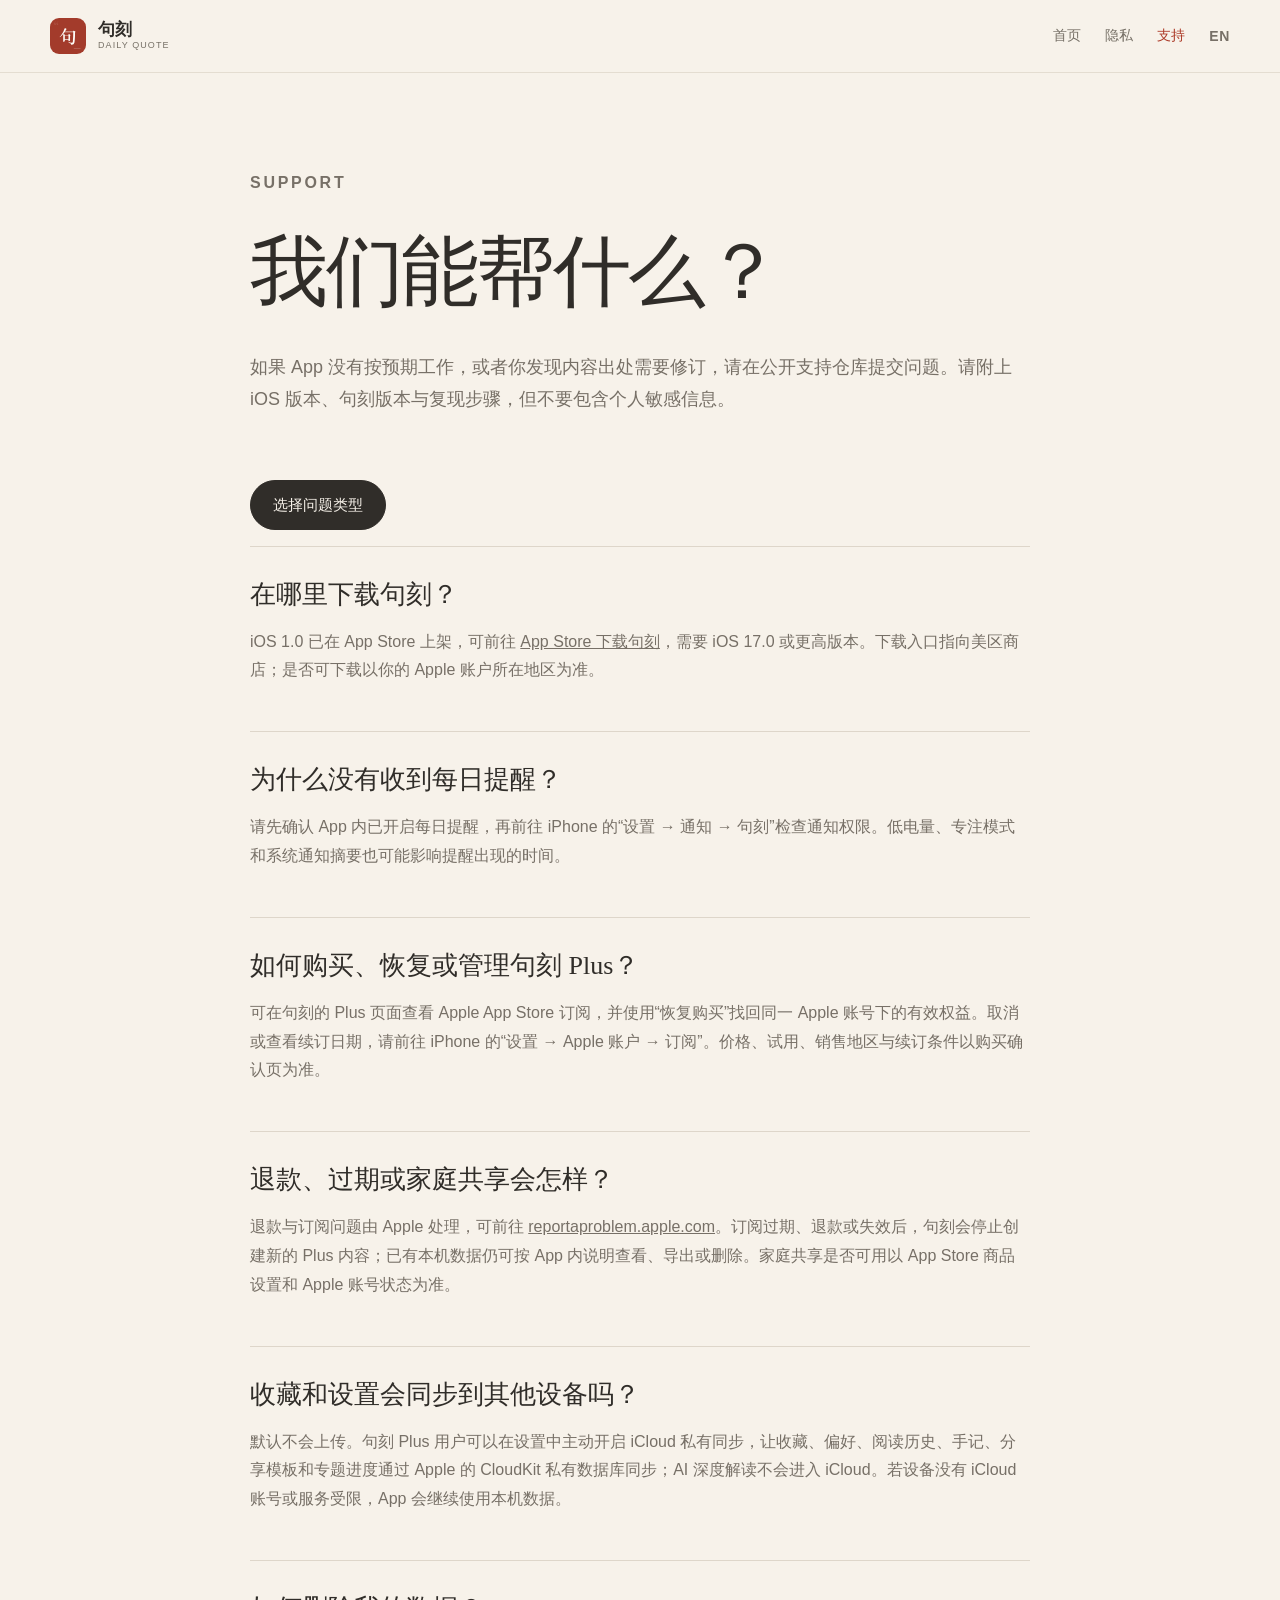
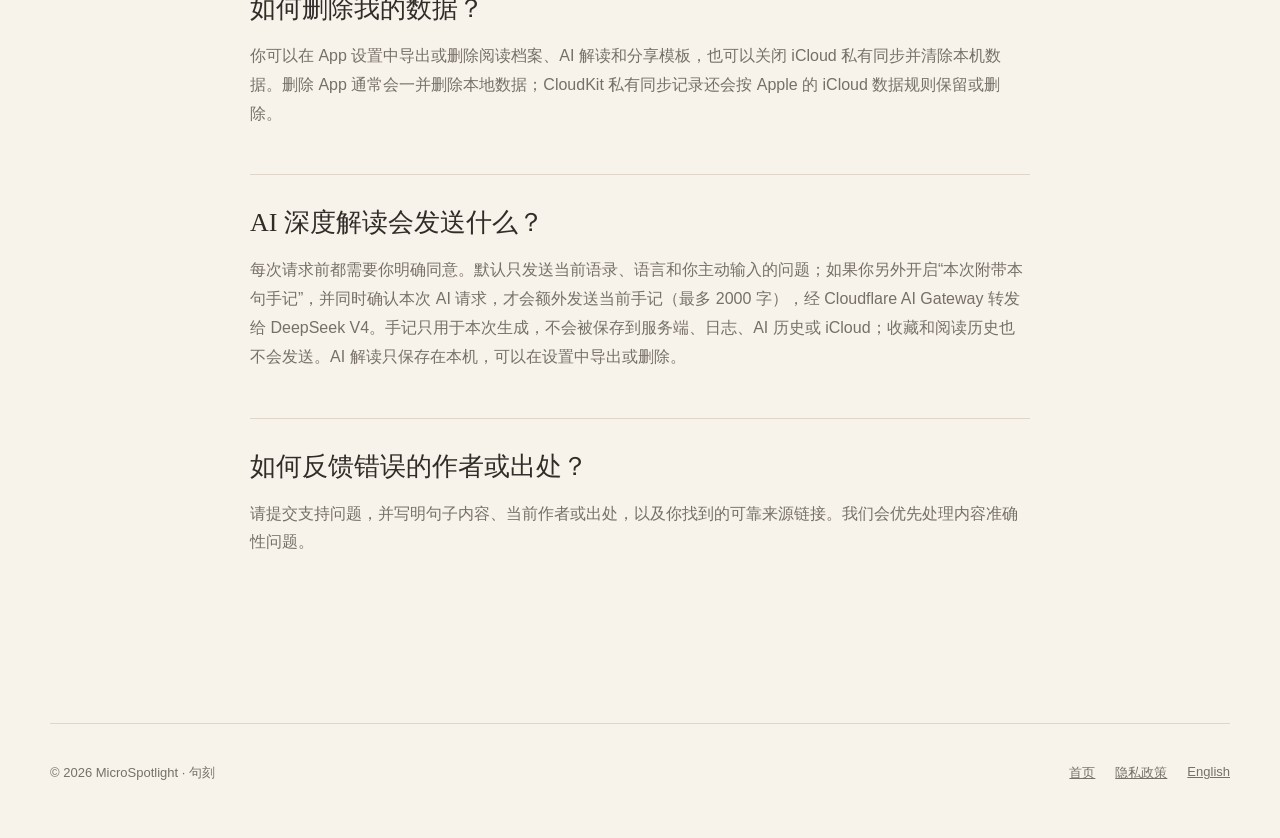
<file: support.html>
<!doctype html>
<html lang="zh-CN">
<head>
  <meta charset="utf-8">
  <meta name="viewport" content="width=device-width, initial-scale=1">
  <meta name="description" content="句刻 - 每日名言支持、订阅帮助与常见问题。">
  <meta name="theme-color" content="#F7F2EA">
  <link rel="canonical" href="https://dailyquote.microspotlight.team/support.html">
  <link rel="alternate" hreflang="zh-CN" href="https://dailyquote.microspotlight.team/support.html">
  <link rel="alternate" hreflang="en" href="https://dailyquote.microspotlight.team/en/support.html">
  <title>支持 · 句刻 - 每日名言</title>
  <link rel="icon" href="assets/app-icon.png">
  <link rel="stylesheet" href="assets/site.css">
</head>
<body>
  <header class="site-header">
    <div class="site-header__inner">
      <a class="brand" href="index.html" aria-label="句刻首页"><img src="assets/app-icon.png" alt=""><span class="brand__copy"><strong>句刻</strong><small>Daily Quote</small></span></a>
      <nav class="site-nav" aria-label="主导航"><a href="index.html">首页</a><a href="privacy.html">隐私</a><a href="support.html" aria-current="page">支持</a><a class="language-link" href="en/support.html" lang="en" hreflang="en">EN</a></nav>
    </div>
  </header>

  <main class="document">
    <p class="eyebrow">Support</p>
    <h1>我们能帮什么？</h1>
    <p class="summary">如果 App 没有按预期工作，或者你发现内容出处需要修订，请在公开支持仓库提交问题。请附上 iOS 版本、句刻版本与复现步骤，但不要包含个人敏感信息。</p>
    <p><a class="button" href="https://github.com/MicroSpotlight/daily-quote-website/issues/new/choose">选择问题类型</a></p>

    <section>
      <h2>在哪里下载句刻？</h2>
      <p>iOS 1.0 已在 App Store 上架，可前往 <a href="https://apps.apple.com/us/app/daily-quote-%E5%8F%A5%E5%88%BB/id6801580173?uo=4" rel="external">App Store 下载句刻</a>，需要 iOS 17.0 或更高版本。下载入口指向美区商店；是否可下载以你的 Apple 账户所在地区为准。</p>
    </section>
    <section>
      <h2>为什么没有收到每日提醒？</h2>
      <p>请先确认 App 内已开启每日提醒，再前往 iPhone 的“设置 → 通知 → 句刻”检查通知权限。低电量、专注模式和系统通知摘要也可能影响提醒出现的时间。</p>
    </section>
    <section>
      <h2>如何购买、恢复或管理句刻 Plus？</h2>
      <p>可在句刻的 Plus 页面查看 Apple App Store 订阅，并使用“恢复购买”找回同一 Apple 账号下的有效权益。取消或查看续订日期，请前往 iPhone 的“设置 → Apple 账户 → 订阅”。价格、试用、销售地区与续订条件以购买确认页为准。</p>
    </section>
    <section>
      <h2>退款、过期或家庭共享会怎样？</h2>
      <p>退款与订阅问题由 Apple 处理，可前往 <a href="https://reportaproblem.apple.com/" rel="external noopener">reportaproblem.apple.com</a>。订阅过期、退款或失效后，句刻会停止创建新的 Plus 内容；已有本机数据仍可按 App 内说明查看、导出或删除。家庭共享是否可用以 App Store 商品设置和 Apple 账号状态为准。</p>
    </section>
    <section>
      <h2>收藏和设置会同步到其他设备吗？</h2>
      <p>默认不会上传。句刻 Plus 用户可以在设置中主动开启 iCloud 私有同步，让收藏、偏好、阅读历史、手记、分享模板和专题进度通过 Apple 的 CloudKit 私有数据库同步；AI 深度解读不会进入 iCloud。若设备没有 iCloud 账号或服务受限，App 会继续使用本机数据。</p>
    </section>
    <section>
      <h2>如何删除我的数据？</h2>
      <p>你可以在 App 设置中导出或删除阅读档案、AI 解读和分享模板，也可以关闭 iCloud 私有同步并清除本机数据。删除 App 通常会一并删除本地数据；CloudKit 私有同步记录还会按 Apple 的 iCloud 数据规则保留或删除。</p>
    </section>
    <section>
      <h2>AI 深度解读会发送什么？</h2>
      <p>每次请求前都需要你明确同意。默认只发送当前语录、语言和你主动输入的问题；如果你另外开启“本次附带本句手记”，并同时确认本次 AI 请求，才会额外发送当前手记（最多 2000 字），经 Cloudflare AI Gateway 转发给 DeepSeek V4。手记只用于本次生成，不会被保存到服务端、日志、AI 历史或 iCloud；收藏和阅读历史也不会发送。AI 解读只保存在本机，可以在设置中导出或删除。</p>
    </section>
    <section>
      <h2>如何反馈错误的作者或出处？</h2>
      <p>请提交支持问题，并写明句子内容、当前作者或出处，以及你找到的可靠来源链接。我们会优先处理内容准确性问题。</p>
    </section>
  </main>

  <footer class="site-footer">
    <span>© 2026 MicroSpotlight · 句刻</span>
    <nav><a href="index.html">首页</a><a href="privacy.html">隐私政策</a><a href="en/support.html" lang="en">English</a></nav>
  </footer>
</body>
</html>
</file>
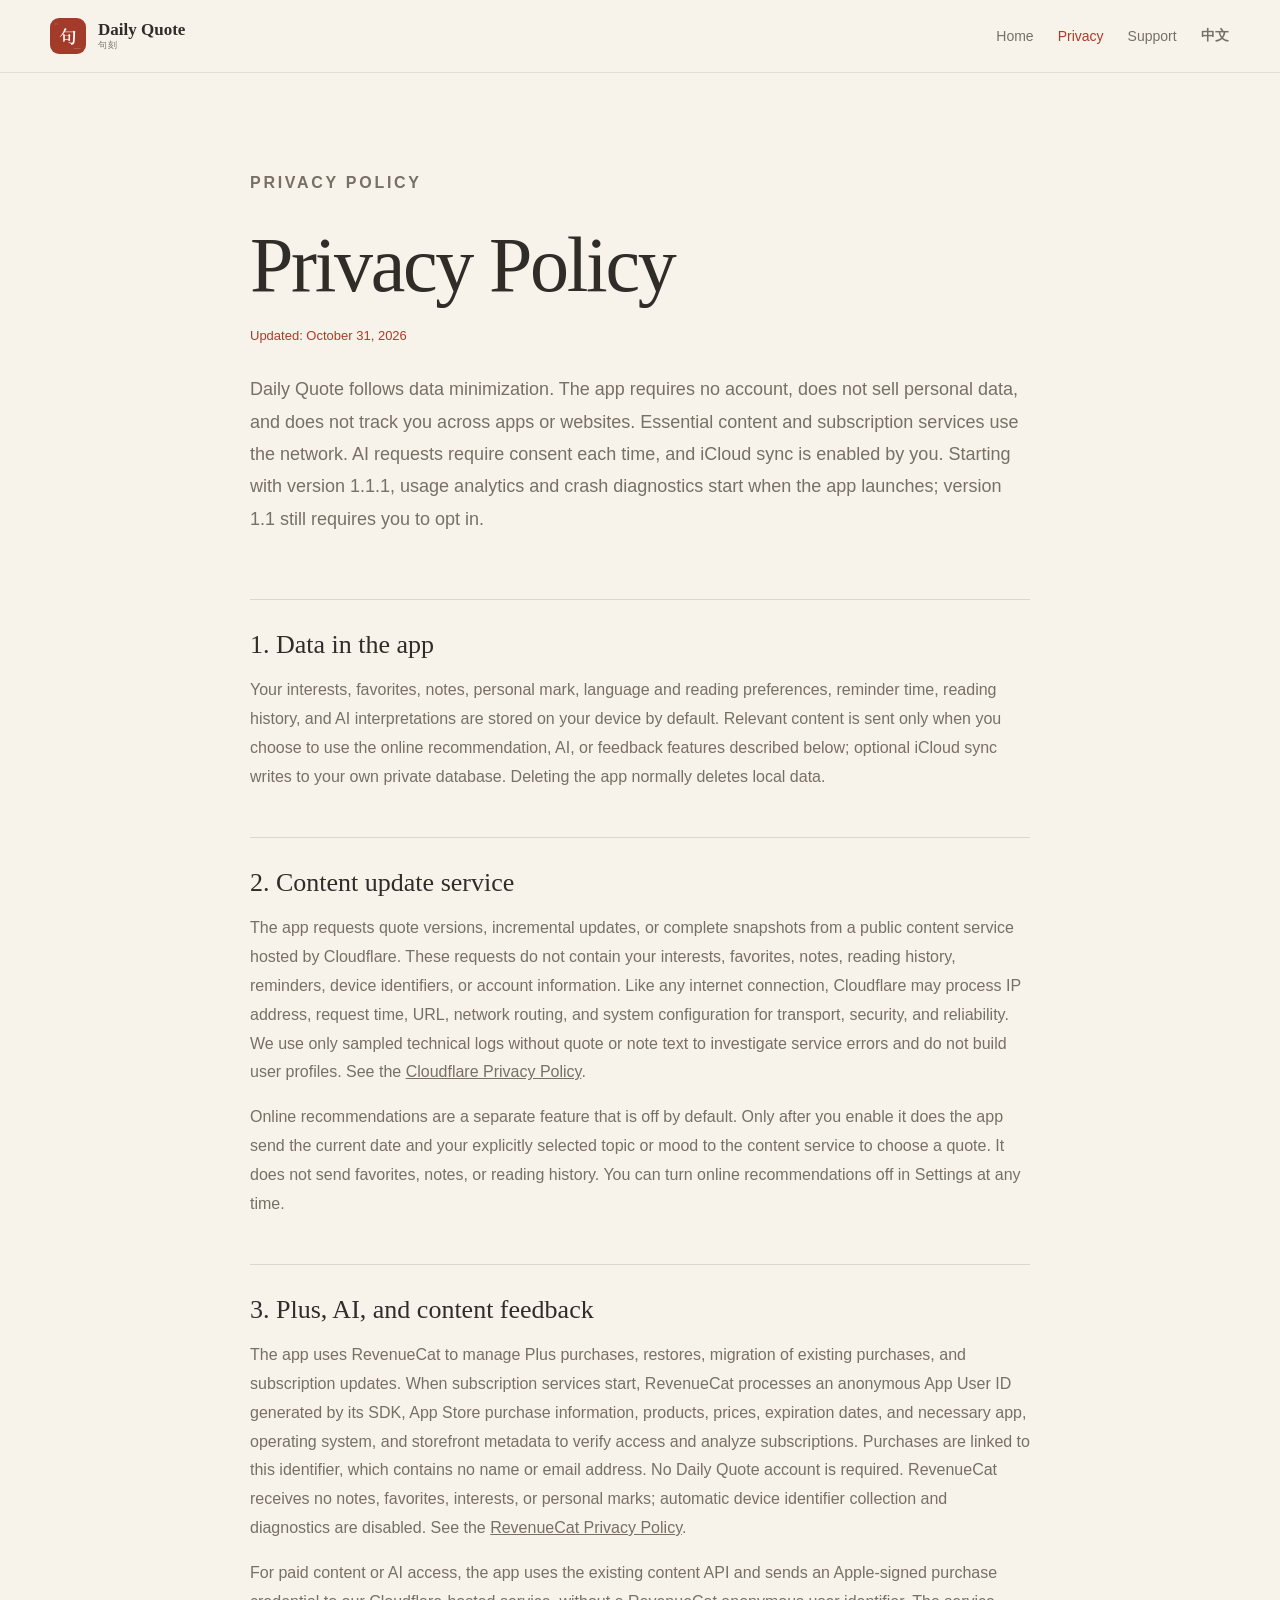
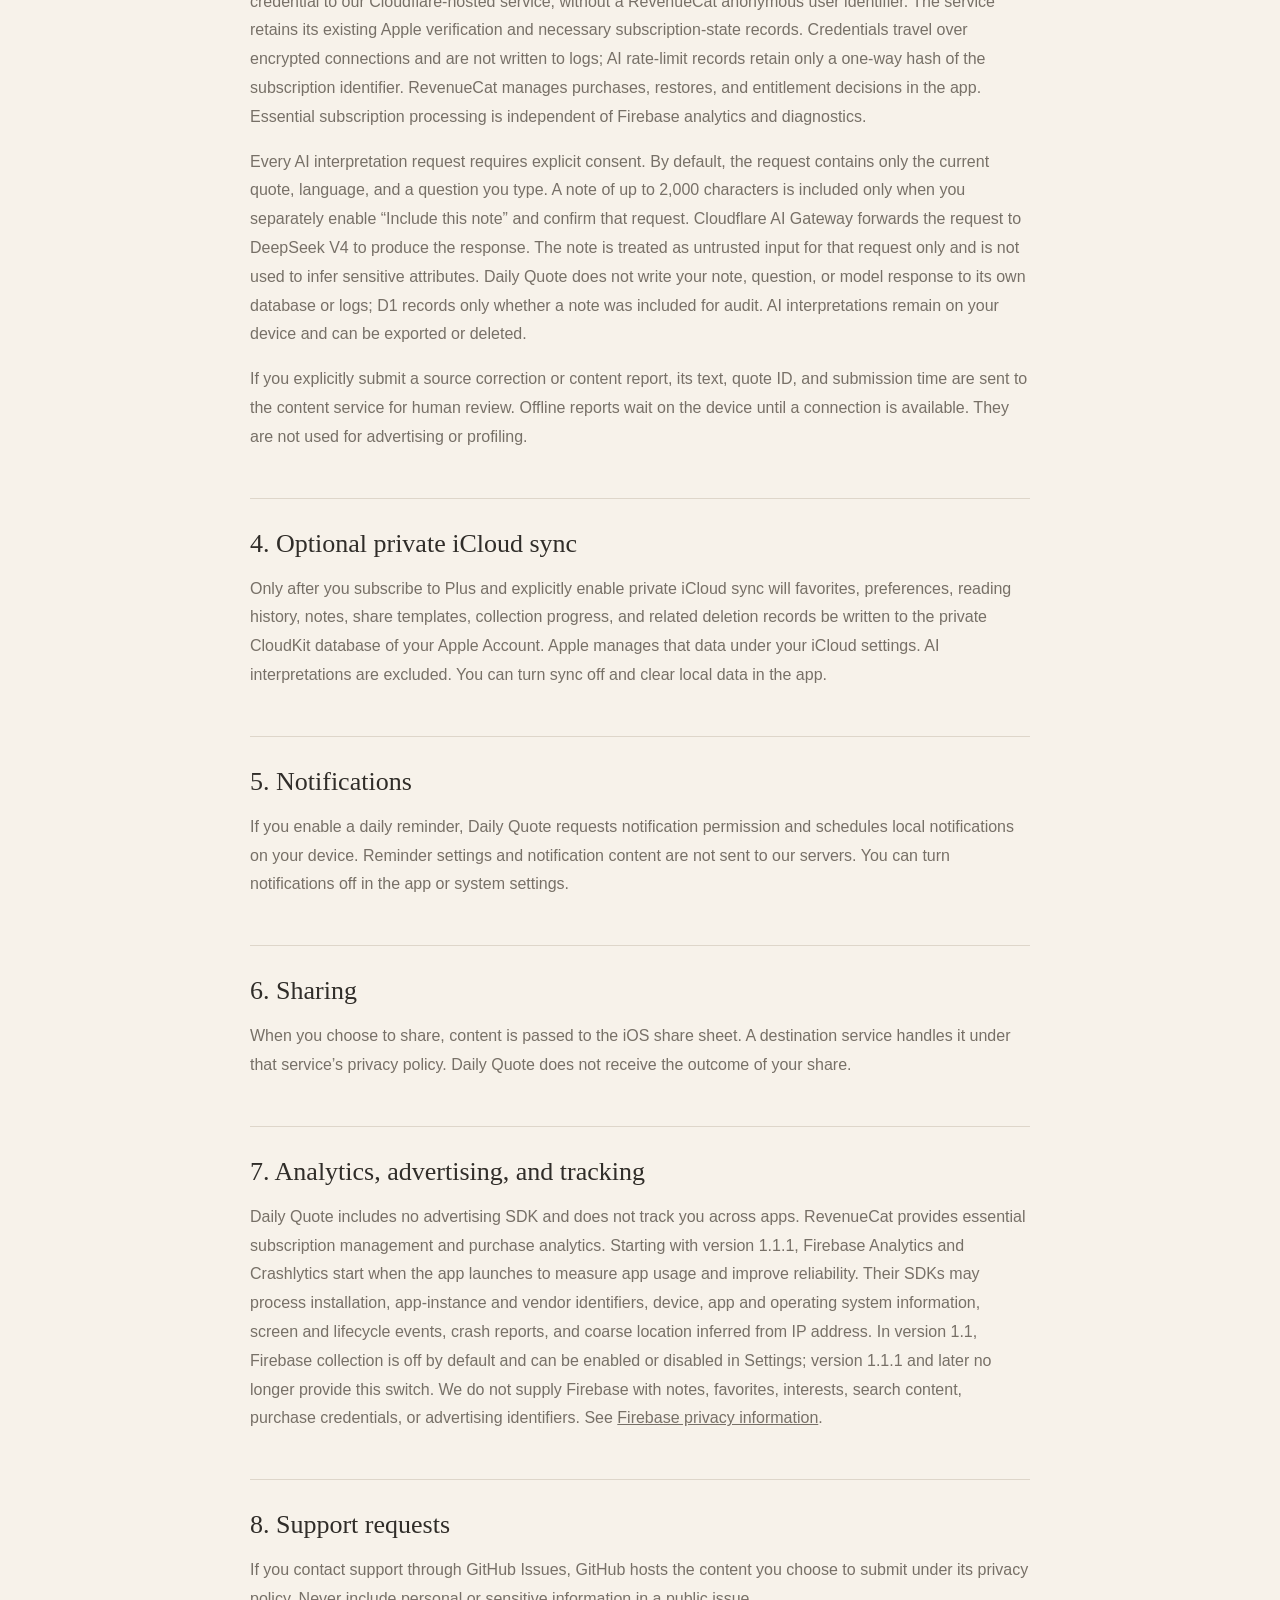
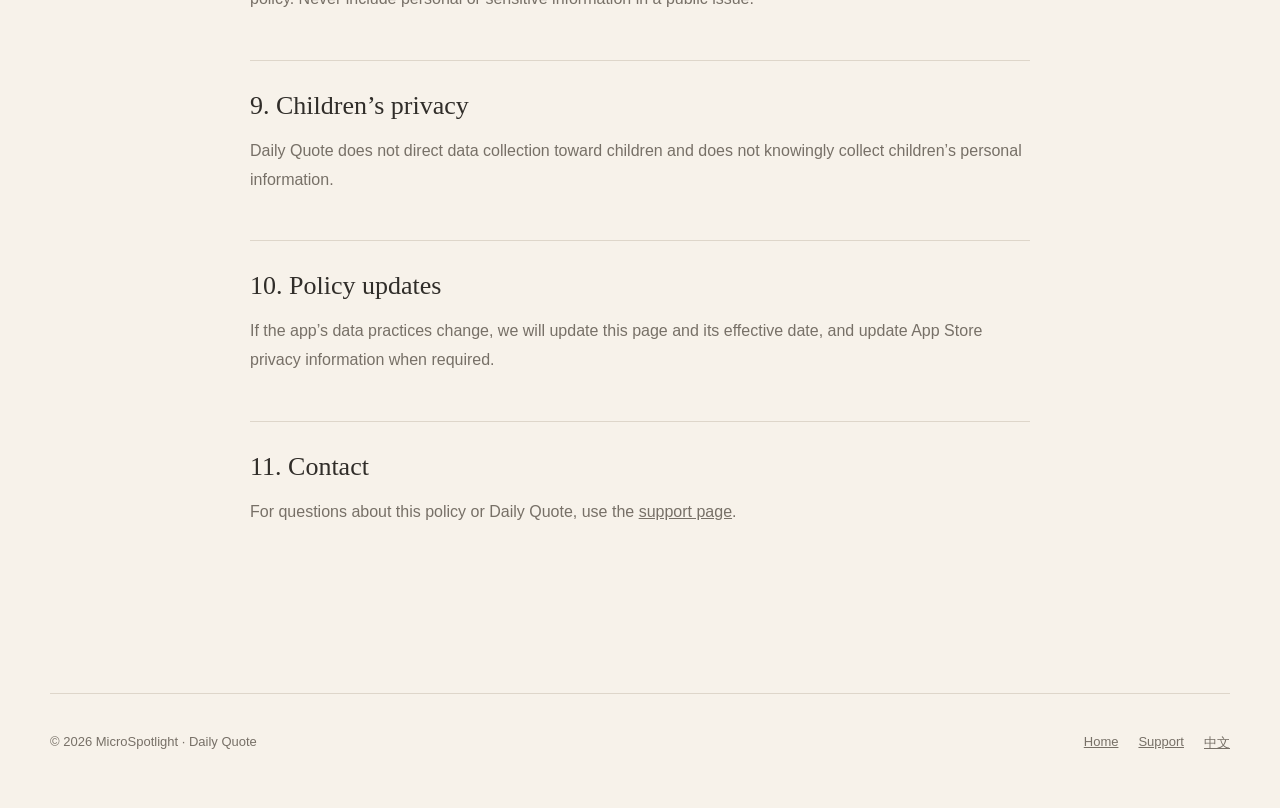
<file: en/privacy.html>
<!doctype html>
<html lang="en">
<head>
  <meta charset="utf-8">
  <meta name="viewport" content="width=device-width, initial-scale=1">
  <meta name="description" content="Privacy Policy for Daily Quote: 句刻.">
  <meta name="theme-color" content="#F7F2EA">
  <link rel="canonical" href="https://dailyquote.microspotlight.team/en/privacy.html">
  <link rel="alternate" hreflang="zh-CN" href="https://dailyquote.microspotlight.team/privacy.html">
  <link rel="alternate" hreflang="en" href="https://dailyquote.microspotlight.team/en/privacy.html">
  <title>Privacy Policy · Daily Quote: 句刻</title>
  <link rel="icon" href="../assets/app-icon.png">
  <link rel="stylesheet" href="../assets/site.css">
</head>
<body>
  <header class="site-header"><div class="site-header__inner"><a class="brand" href="index.html" aria-label="Daily Quote home"><img src="../assets/app-icon.png" alt=""><span class="brand__copy"><strong>Daily Quote</strong><small>句刻</small></span></a><nav class="site-nav" aria-label="Primary navigation"><a href="index.html">Home</a><a href="privacy.html" aria-current="page">Privacy</a><a href="support.html">Support</a><a class="language-link" href="../privacy.html" lang="zh-CN" hreflang="zh-CN">中文</a></nav></div></header>

  <main class="document">
    <p class="eyebrow">Privacy Policy</p>
    <h1>Privacy Policy</h1>
    <p class="meta">Updated: October 31, 2026</p>
    <p class="summary">Daily Quote follows data minimization. The app requires no account, does not sell personal data, and does not track you across apps or websites. Essential content and subscription services use the network. AI requests require consent each time, and iCloud sync is enabled by you. Starting with version 1.1.1, usage analytics and crash diagnostics start when the app launches; version 1.1 still requires you to opt in.</p>

    <section><h2>1. Data in the app</h2><p>Your interests, favorites, notes, personal mark, language and reading preferences, reminder time, reading history, and AI interpretations are stored on your device by default. Relevant content is sent only when you choose to use the online recommendation, AI, or feedback features described below; optional iCloud sync writes to your own private database. Deleting the app normally deletes local data.</p></section>
    <section><h2>2. Content update service</h2><p>The app requests quote versions, incremental updates, or complete snapshots from a public content service hosted by Cloudflare. These requests do not contain your interests, favorites, notes, reading history, reminders, device identifiers, or account information. Like any internet connection, Cloudflare may process IP address, request time, URL, network routing, and system configuration for transport, security, and reliability. We use only sampled technical logs without quote or note text to investigate service errors and do not build user profiles. See the <a href="https://www.cloudflare.com/policies/privacy/" rel="external noopener">Cloudflare Privacy Policy</a>.</p>
      <p>Online recommendations are a separate feature that is off by default. Only after you enable it does the app send the current date and your explicitly selected topic or mood to the content service to choose a quote. It does not send favorites, notes, or reading history. You can turn online recommendations off in Settings at any time.</p>
    </section>
    <section>
      <h2>3. Plus, AI, and content feedback</h2>
      <p>The app uses RevenueCat to manage Plus purchases, restores, migration of existing purchases, and subscription updates. When subscription services start, RevenueCat processes an anonymous App User ID generated by its SDK, App Store purchase information, products, prices, expiration dates, and necessary app, operating system, and storefront metadata to verify access and analyze subscriptions. Purchases are linked to this identifier, which contains no name or email address. No Daily Quote account is required. RevenueCat receives no notes, favorites, interests, or personal marks; automatic device identifier collection and diagnostics are disabled. See the <a href="https://www.revenuecat.com/privacy" rel="external noopener">RevenueCat Privacy Policy</a>.</p>
      <p>For paid content or AI access, the app uses the existing content API and sends an Apple-signed purchase credential to our Cloudflare-hosted service, without a RevenueCat anonymous user identifier. The service retains its existing Apple verification and necessary subscription-state records. Credentials travel over encrypted connections and are not written to logs; AI rate-limit records retain only a one-way hash of the subscription identifier. RevenueCat manages purchases, restores, and entitlement decisions in the app. Essential subscription processing is independent of Firebase analytics and diagnostics.</p>
      <p>Every AI interpretation request requires explicit consent. By default, the request contains only the current quote, language, and a question you type. A note of up to 2,000 characters is included only when you separately enable “Include this note” and confirm that request. Cloudflare AI Gateway forwards the request to DeepSeek V4 to produce the response. The note is treated as untrusted input for that request only and is not used to infer sensitive attributes. Daily Quote does not write your note, question, or model response to its own database or logs; D1 records only whether a note was included for audit. AI interpretations remain on your device and can be exported or deleted.</p>
      <p>If you explicitly submit a source correction or content report, its text, quote ID, and submission time are sent to the content service for human review. Offline reports wait on the device until a connection is available. They are not used for advertising or profiling.</p>
    </section>
    <section><h2>4. Optional private iCloud sync</h2><p>Only after you subscribe to Plus and explicitly enable private iCloud sync will favorites, preferences, reading history, notes, share templates, collection progress, and related deletion records be written to the private CloudKit database of your Apple Account. Apple manages that data under your iCloud settings. AI interpretations are excluded. You can turn sync off and clear local data in the app.</p></section>
    <section><h2>5. Notifications</h2><p>If you enable a daily reminder, Daily Quote requests notification permission and schedules local notifications on your device. Reminder settings and notification content are not sent to our servers. You can turn notifications off in the app or system settings.</p></section>
    <section><h2>6. Sharing</h2><p>When you choose to share, content is passed to the iOS share sheet. A destination service handles it under that service’s privacy policy. Daily Quote does not receive the outcome of your share.</p></section>
    <section><h2>7. Analytics, advertising, and tracking</h2><p>Daily Quote includes no advertising SDK and does not track you across apps. RevenueCat provides essential subscription management and purchase analytics. Starting with version 1.1.1, Firebase Analytics and Crashlytics start when the app launches to measure app usage and improve reliability. Their SDKs may process installation, app-instance and vendor identifiers, device, app and operating system information, screen and lifecycle events, crash reports, and coarse location inferred from IP address. In version 1.1, Firebase collection is off by default and can be enabled or disabled in Settings; version 1.1.1 and later no longer provide this switch. We do not supply Firebase with notes, favorites, interests, search content, purchase credentials, or advertising identifiers. See <a href="https://firebase.google.com/support/privacy" rel="external noopener">Firebase privacy information</a>.</p></section>
    <section><h2>8. Support requests</h2><p>If you contact support through GitHub Issues, GitHub hosts the content you choose to submit under its privacy policy. Never include personal or sensitive information in a public issue.</p></section>
    <section><h2>9. Children’s privacy</h2><p>Daily Quote does not direct data collection toward children and does not knowingly collect children’s personal information.</p></section>
    <section><h2>10. Policy updates</h2><p>If the app’s data practices change, we will update this page and its effective date, and update App Store privacy information when required.</p></section>
    <section><h2>11. Contact</h2><p>For questions about this policy or Daily Quote, use the <a href="support.html">support page</a>.</p></section>
  </main>

  <footer class="site-footer"><span>© 2026 MicroSpotlight · Daily Quote</span><nav><a href="index.html">Home</a><a href="support.html">Support</a><a href="../privacy.html" lang="zh-CN">中文</a></nav></footer>
</body>
</html>
</file>
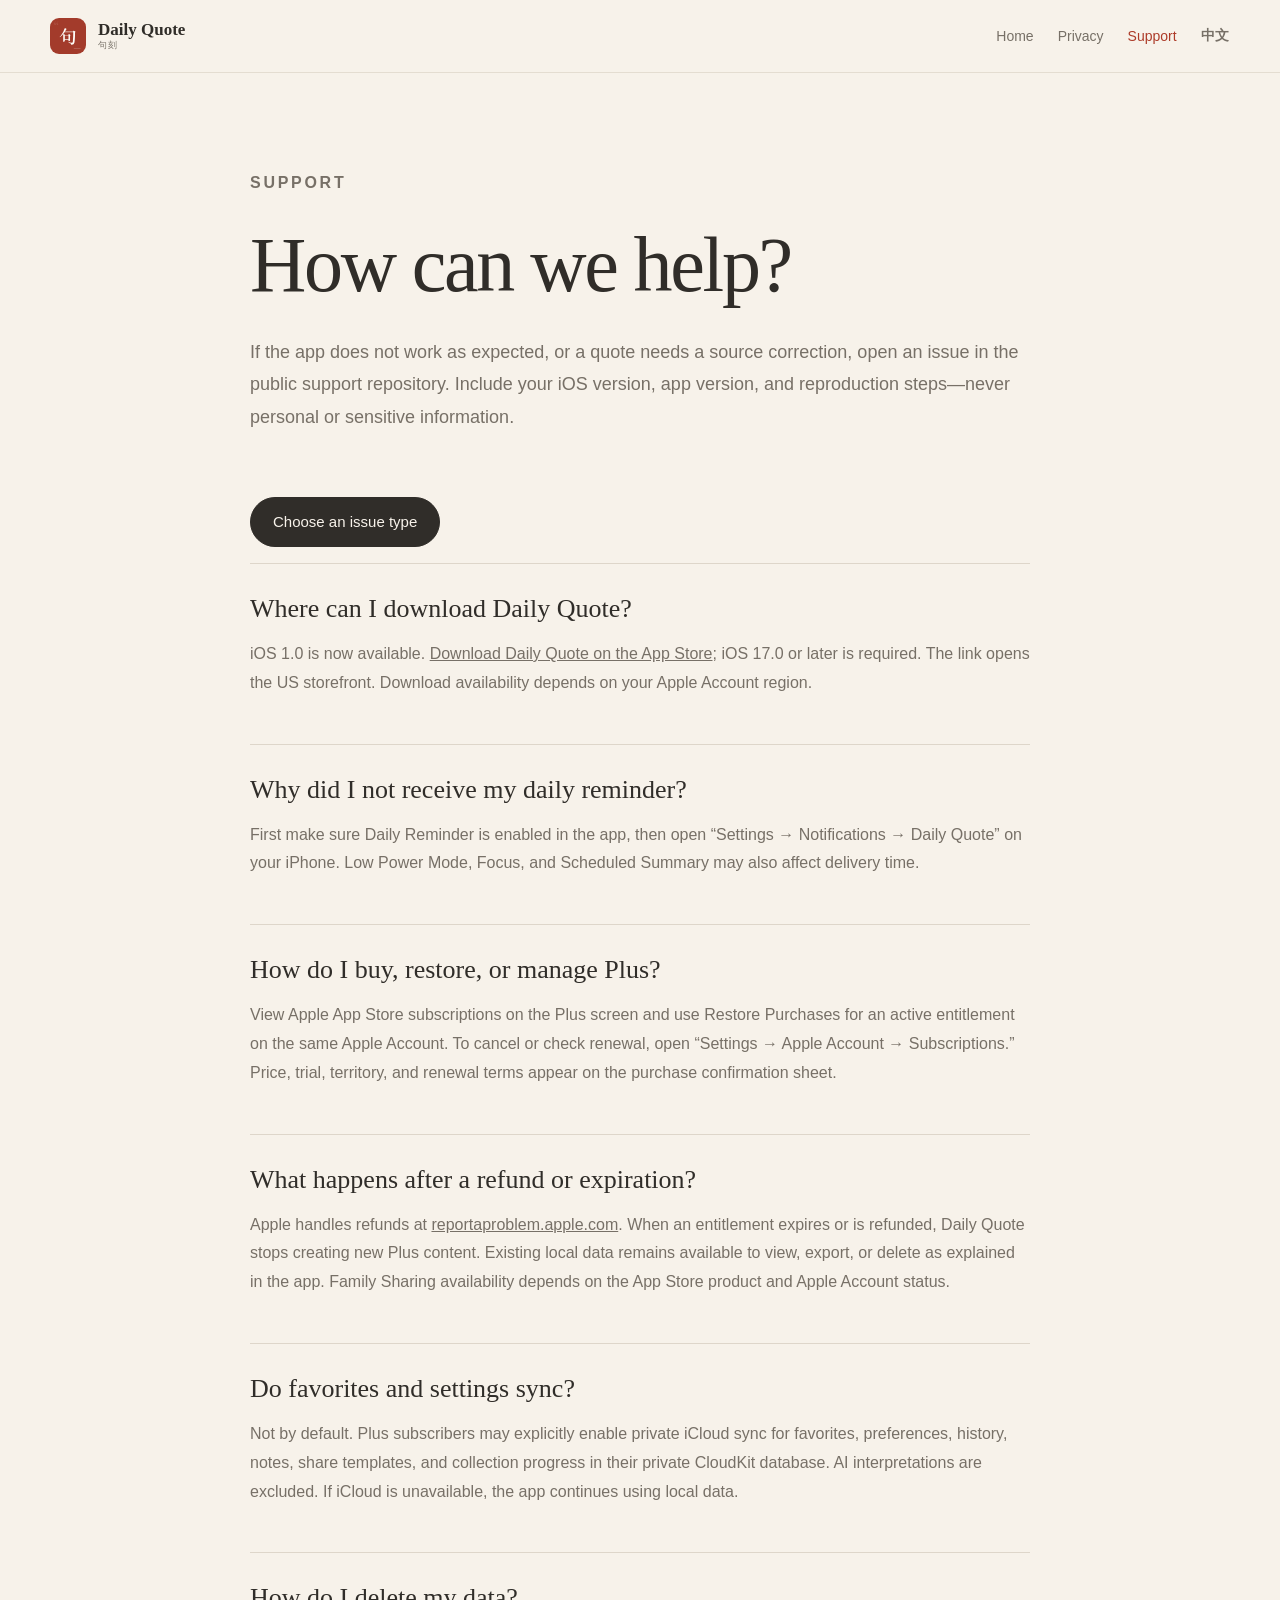
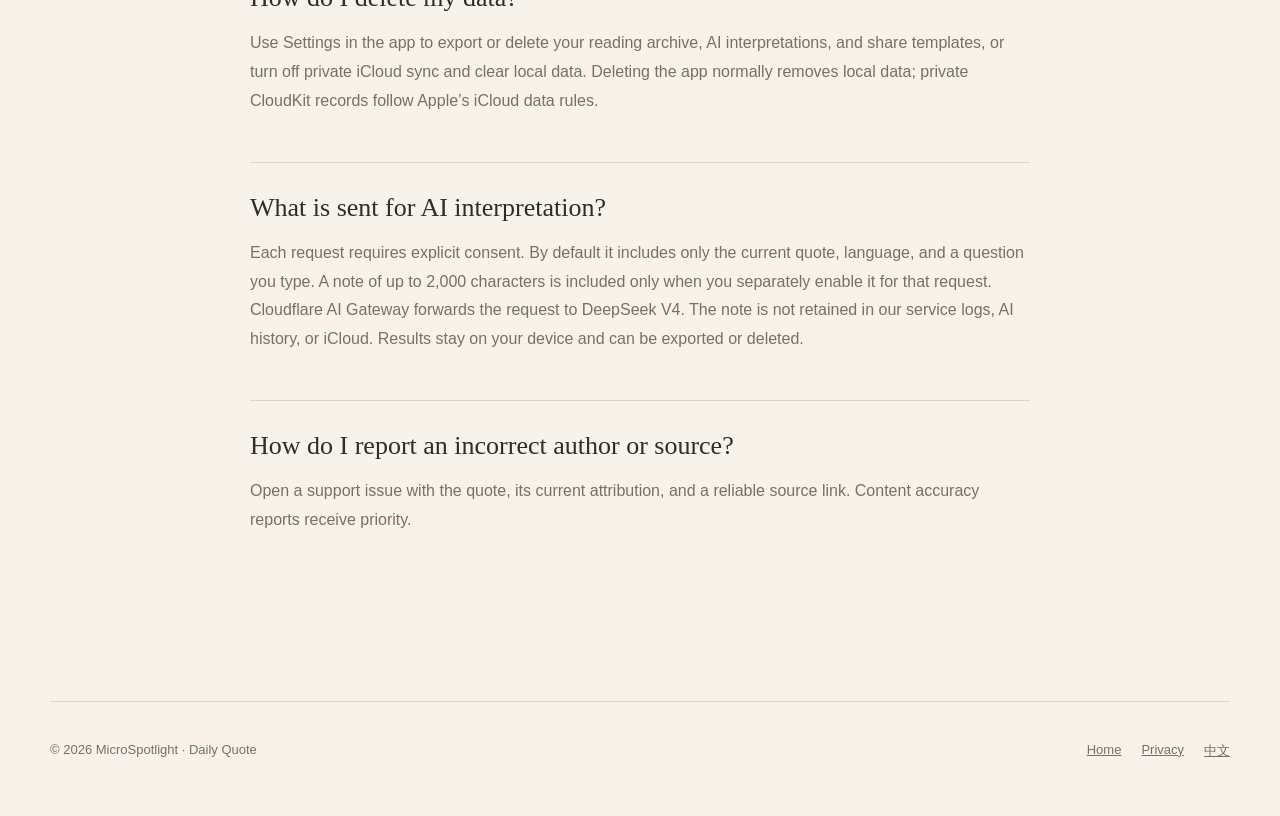
<file: en/support.html>
<!doctype html>
<html lang="en">
<head>
  <meta charset="utf-8">
  <meta name="viewport" content="width=device-width, initial-scale=1">
  <meta name="description" content="Support, subscription help, and frequently asked questions for Daily Quote: 句刻.">
  <meta name="theme-color" content="#F7F2EA">
  <link rel="canonical" href="https://dailyquote.microspotlight.team/en/support.html">
  <link rel="alternate" hreflang="zh-CN" href="https://dailyquote.microspotlight.team/support.html">
  <link rel="alternate" hreflang="en" href="https://dailyquote.microspotlight.team/en/support.html">
  <title>Support · Daily Quote: 句刻</title>
  <link rel="icon" href="../assets/app-icon.png">
  <link rel="stylesheet" href="../assets/site.css">
</head>
<body>
  <header class="site-header"><div class="site-header__inner"><a class="brand" href="index.html" aria-label="Daily Quote home"><img src="../assets/app-icon.png" alt=""><span class="brand__copy"><strong>Daily Quote</strong><small>句刻</small></span></a><nav class="site-nav" aria-label="Primary navigation"><a href="index.html">Home</a><a href="privacy.html">Privacy</a><a href="support.html" aria-current="page">Support</a><a class="language-link" href="../support.html" lang="zh-CN" hreflang="zh-CN">中文</a></nav></div></header>
  <main class="document">
    <p class="eyebrow">Support</p>
    <h1>How can we help?</h1>
    <p class="summary">If the app does not work as expected, or a quote needs a source correction, open an issue in the public support repository. Include your iOS version, app version, and reproduction steps—never personal or sensitive information.</p>
    <p><a class="button" href="https://github.com/MicroSpotlight/daily-quote-website/issues/new/choose">Choose an issue type</a></p>
    <section><h2>Where can I download Daily Quote?</h2><p>iOS 1.0 is now available. <a href="https://apps.apple.com/us/app/daily-quote-%E5%8F%A5%E5%88%BB/id6801580173?uo=4" rel="external">Download Daily Quote on the App Store</a>; iOS 17.0 or later is required. The link opens the US storefront. Download availability depends on your Apple Account region.</p></section>
    <section><h2>Why did I not receive my daily reminder?</h2><p>First make sure Daily Reminder is enabled in the app, then open “Settings → Notifications → Daily Quote” on your iPhone. Low Power Mode, Focus, and Scheduled Summary may also affect delivery time.</p></section>
    <section><h2>How do I buy, restore, or manage Plus?</h2><p>View Apple App Store subscriptions on the Plus screen and use Restore Purchases for an active entitlement on the same Apple Account. To cancel or check renewal, open “Settings → Apple Account → Subscriptions.” Price, trial, territory, and renewal terms appear on the purchase confirmation sheet.</p></section>
    <section><h2>What happens after a refund or expiration?</h2><p>Apple handles refunds at <a href="https://reportaproblem.apple.com/" rel="external noopener">reportaproblem.apple.com</a>. When an entitlement expires or is refunded, Daily Quote stops creating new Plus content. Existing local data remains available to view, export, or delete as explained in the app. Family Sharing availability depends on the App Store product and Apple Account status.</p></section>
    <section><h2>Do favorites and settings sync?</h2><p>Not by default. Plus subscribers may explicitly enable private iCloud sync for favorites, preferences, history, notes, share templates, and collection progress in their private CloudKit database. AI interpretations are excluded. If iCloud is unavailable, the app continues using local data.</p></section>
    <section><h2>How do I delete my data?</h2><p>Use Settings in the app to export or delete your reading archive, AI interpretations, and share templates, or turn off private iCloud sync and clear local data. Deleting the app normally removes local data; private CloudKit records follow Apple’s iCloud data rules.</p></section>
    <section><h2>What is sent for AI interpretation?</h2><p>Each request requires explicit consent. By default it includes only the current quote, language, and a question you type. A note of up to 2,000 characters is included only when you separately enable it for that request. Cloudflare AI Gateway forwards the request to DeepSeek V4. The note is not retained in our service logs, AI history, or iCloud. Results stay on your device and can be exported or deleted.</p></section>
    <section><h2>How do I report an incorrect author or source?</h2><p>Open a support issue with the quote, its current attribution, and a reliable source link. Content accuracy reports receive priority.</p></section>
  </main>
  <footer class="site-footer"><span>© 2026 MicroSpotlight · Daily Quote</span><nav><a href="index.html">Home</a><a href="privacy.html">Privacy</a><a href="../support.html" lang="zh-CN">中文</a></nav></footer>
</body>
</html>
</file>
<file: assets/site.css>
:root {
  color-scheme: light;
  --paper: #f7f2ea;
  --paper-raised: #fffdf9;
  --ink: #302d29;
  --ink-soft: #777067;
  --rule: #ded6ca;
  --wash: #eee7dd;
  --cinnabar: #ad3b29;
  --cinnabar-soft: #dba293;
  --serif: "Songti SC", STSong, "Times New Roman", serif;
  --sans: "PingFang SC", "Helvetica Neue", sans-serif;
  --page: min(1180px, calc(100vw - 40px));
}

* { box-sizing: border-box; }

html { scroll-behavior: smooth; }

body {
  margin: 0;
  overflow-x: clip;
  color: var(--ink);
  background: var(--paper);
  font-family: var(--sans);
  -webkit-font-smoothing: antialiased;
}

html[lang="en"] body { font-family: -apple-system, BlinkMacSystemFont, "Helvetica Neue", sans-serif; }
html[lang="en"] h1,
html[lang="en"] h2,
html[lang="en"] h3,
html[lang="en"] .statement__line { font-family: Georgia, "Times New Roman", serif; }

img { max-width: 100%; }
a { color: inherit; }

a:focus-visible,
button:focus-visible {
  outline: 3px solid color-mix(in srgb, var(--cinnabar) 60%, transparent);
  outline-offset: 4px;
}

.site-header {
  position: sticky;
  z-index: 20;
  top: 0;
  border-bottom: 1px solid color-mix(in srgb, var(--rule) 78%, transparent);
  background: color-mix(in srgb, var(--paper) 92%, transparent);
  backdrop-filter: blur(18px);
}

.site-header__inner {
  width: var(--page);
  min-height: 72px;
  margin: 0 auto;
  display: flex;
  align-items: center;
  justify-content: space-between;
  gap: 24px;
}

.brand {
  display: inline-flex;
  align-items: center;
  gap: 12px;
  color: var(--ink);
  text-decoration: none;
  font-family: var(--serif);
  font-size: 18px;
}

.brand img { width: 36px; height: 36px; border-radius: 9px; }
.brand__copy { display: grid; gap: 1px; }
.brand__copy strong { font-size: 17px; font-weight: 600; line-height: 1.1; }
.brand__copy small { color: var(--ink-soft); font-family: var(--sans); font-size: 9px; letter-spacing: .12em; line-height: 1.1; text-transform: uppercase; }
.site-nav { display: flex; align-items: center; gap: 24px; }

.site-nav a {
  min-height: 44px;
  display: inline-flex;
  align-items: center;
  color: var(--ink-soft);
  text-decoration: none;
  font-size: 14px;
}

.site-nav a:hover,
.site-nav a[aria-current="page"] { color: var(--cinnabar); }

.language-link { font-weight: 650; letter-spacing: .05em; }

.site-nav__back {
  min-height: 44px;
  display: inline-flex;
  align-items: center;
  color: var(--ink-soft);
  text-decoration: none;
  font-size: 14px;
}

.site-nav__back:hover { color: var(--cinnabar); }

.fallback {
  width: var(--page);
  min-height: calc(100vh - 184px);
  margin: 0 auto;
  padding: clamp(74px, 13vh, 148px) 0 120px;
}

.fallback__mark {
  width: 72px;
  height: 72px;
  display: grid;
  place-items: center;
  margin: 0 0 30px;
  border: 1px solid var(--cinnabar-soft);
  color: var(--cinnabar);
  font-family: var(--serif);
  font-size: 32px;
  line-height: 1;
  transform: rotate(-5deg);
}

.fallback h1 {
  max-width: 720px;
  margin: 0;
  font-family: var(--serif);
  font-size: clamp(44px, 7vw, 82px);
  font-weight: 500;
  line-height: 1.12;
  letter-spacing: -.04em;
}

.fallback__lead {
  max-width: 560px;
  margin: 28px 0 0;
  color: var(--ink-soft);
  font-size: clamp(17px, 2vw, 20px);
  line-height: 1.8;
  text-wrap: pretty;
}

.fallback__actions {
  display: flex;
  flex-wrap: wrap;
  gap: 14px;
  margin-top: 36px;
}

.fallback__meta {
  margin: 34px 0 0;
  color: var(--cinnabar);
  font-family: var(--serif);
  font-size: 16px;
  letter-spacing: .04em;
}

.hero {
  width: var(--page);
  min-height: calc(100vh - 72px);
  margin: 0 auto;
  display: grid;
  grid-template-columns: minmax(0, 1.02fr) minmax(380px, .98fr);
  gap: clamp(44px, 8vw, 112px);
  align-items: center;
  padding: 76px 0 94px;
}

.eyebrow {
  margin: 0 0 22px;
  color: var(--cinnabar);
  font-size: 12px;
  font-weight: 650;
  letter-spacing: .17em;
  text-transform: uppercase;
}

.hero h1 {
  max-width: 720px;
  margin: 0;
  font-family: var(--serif);
  font-size: clamp(58px, 6vw, 84px);
  font-weight: 500;
  line-height: 1.08;
  letter-spacing: -.045em;
}

.hero__lead {
  max-width: 610px;
  margin: 32px 0 0;
  color: var(--ink-soft);
  font-size: clamp(18px, 2vw, 21px);
  line-height: 1.85;
  text-wrap: pretty;
}

.release-status {
  width: fit-content;
  min-height: 44px;
  margin-top: 28px;
  display: inline-flex;
  align-items: center;
  gap: 11px;
  border-top: 1px solid var(--rule);
  border-bottom: 1px solid var(--rule);
  color: var(--ink-soft);
  font-size: 14px;
  letter-spacing: .04em;
}

.release-status strong { color: var(--ink); font-weight: 650; }

.release-status__dot {
  width: 8px;
  height: 8px;
  border-radius: 50%;
  background: var(--cinnabar);
  box-shadow: 0 0 0 5px color-mix(in srgb, var(--cinnabar) 10%, transparent);
}

.hero__actions {
  display: flex;
  flex-wrap: wrap;
  align-items: center;
  gap: 14px;
  margin-top: 38px;
}

.button {
  min-height: 50px;
  display: inline-flex;
  align-items: center;
  justify-content: center;
  padding: 0 22px;
  border: 1px solid var(--ink);
  border-radius: 999px;
  color: var(--paper);
  background: var(--ink);
  text-decoration: none;
  font-size: 15px;
}

.button--quiet { color: var(--ink); background: transparent; }
.button:hover { transform: translateY(-1px); }
.button:active { transform: translateY(0) scale(.985); }

.hero__notes {
  margin: 28px 0 0;
  padding: 0;
  display: flex;
  flex-wrap: wrap;
  gap: 10px 22px;
  list-style: none;
  color: var(--ink-soft);
  font-size: 13px;
}

.hero__notes li::before { content: "·"; margin-right: 8px; color: var(--cinnabar); }

.phone-stage,
.poster-stage {
  position: relative;
  min-height: 730px;
  display: grid;
  place-items: center;
}

.orbit { position: absolute; border: 1px solid var(--rule); border-radius: 50%; }
.orbit--one { width: 76%; aspect-ratio: 1; }
.orbit--two { width: 105%; aspect-ratio: 1; opacity: .56; }

.phone,
.device-shot {
  position: relative;
  overflow: hidden;
  border: 3px solid #201e1b;
  background: #201e1b;
  box-shadow: 0 40px 80px rgba(48,45,41,.2);
}

.phone { width: min(350px, 83%); padding: 9px; border-radius: 54px; transform: rotate(2deg); }
.phone img { display: block; width: 100%; border-radius: 43px; }

.store-poster {
  position: relative;
  z-index: 1;
  width: min(338px, 74vw);
  margin: 0;
  overflow: hidden;
  border: 1px solid color-mix(in srgb, var(--rule) 82%, transparent);
  border-radius: 28px;
  background: var(--paper-raised);
  box-shadow: 0 34px 74px rgba(48,45,41,.18);
  transform: rotate(-1.4deg);
}

.store-poster img { display: block; width: 100%; height: auto; }
.store-poster--hero { width: min(350px, 76vw); transform: rotate(1.5deg); }
.store-poster--share { border-color: #4b4640; box-shadow: 0 40px 90px rgba(0,0,0,.46); }

.ritual-stamp {
  position: absolute;
  right: 1%;
  bottom: 12%;
  width: 118px;
  height: 118px;
  display: grid;
  place-items: center;
  border: 1px solid var(--cinnabar-soft);
  border-radius: 2px;
  color: var(--cinnabar);
  background: color-mix(in srgb, var(--paper-raised) 88%, transparent);
  box-shadow: 0 18px 42px rgba(48,45,41,.14);
  transform: rotate(-6deg);
}

.ritual-stamp span { font-family: var(--serif); font-size: 38px; line-height: 1; }
.ritual-stamp small { align-self: start; margin-top: -16px; color: var(--ink-soft); letter-spacing: .12em; }

.statement {
  width: var(--page);
  margin: 0 auto;
  padding: 120px 0 132px;
  border-top: 1px solid var(--rule);
}

.statement__line {
  max-width: 980px;
  margin: 0;
  font-family: var(--serif);
  font-size: clamp(38px, 5.5vw, 72px);
  font-weight: 500;
  line-height: 1.35;
  letter-spacing: -.025em;
}

.statement__line--soft { color: #a59d92; }

.feature-scene {
  min-height: 900px;
  display: grid;
  grid-template-columns: minmax(420px, 1fr) minmax(0, 1fr);
  align-items: center;
  gap: clamp(54px, 8vw, 132px);
  padding: 116px max(20px, calc((100vw - 1180px) / 2));
  border-top: 1px solid var(--rule);
}

.feature-scene--reverse .feature-scene__visual { order: 2; }
.feature-scene--reverse .feature-scene__copy { order: 1; }

.feature-scene__visual {
  position: relative;
  min-height: 660px;
  display: grid;
  place-items: center;
}

.feature-scene__visual::before {
  content: "";
  position: absolute;
  width: min(520px, 90%);
  aspect-ratio: 1;
  border-radius: 50%;
  background: var(--wash);
}

.feature-scene__visual--pair { place-items: initial; }
.feature-scene__visual--poster::before { background: transparent; border: 1px solid var(--rule); }

.device-shot { width: min(294px, 62vw); padding: 7px; border-radius: 46px; }
.device-shot img { display: block; width: 100%; border-radius: 37px; }
.device-shot--single { transform: rotate(-1.6deg); }
.device-shot--back { position: absolute; top: 0; left: 3%; transform: rotate(-7deg) scale(.82); opacity: .84; }
.device-shot--front { position: absolute; right: 3%; bottom: 0; transform: rotate(4deg); }

.feature-scene__copy { max-width: 590px; }

.chapter-label {
  margin: 0 0 26px;
  color: var(--cinnabar);
  font-size: 12px;
  font-weight: 650;
  letter-spacing: .16em;
  text-transform: uppercase;
}

.chapter-label span { margin-right: 18px; font-family: Georgia, serif; font-size: 25px; letter-spacing: 0; }

.feature-scene h2,
.privacy-panel h2 {
  margin: 0;
  font-family: var(--serif);
  font-size: clamp(42px, 5vw, 68px);
  font-weight: 500;
  line-height: 1.18;
  letter-spacing: -.025em;
}

.feature-scene__copy > p:not(.chapter-label) {
  margin: 30px 0 0;
  color: var(--ink-soft);
  font-size: 18px;
  line-height: 1.9;
}

.detail-list { margin: 38px 0 0; padding: 0; list-style: none; border-top: 1px solid var(--rule); }
.detail-list li { min-height: 62px; display: flex; align-items: center; border-bottom: 1px solid var(--rule); font-size: 15px; }
.detail-list li::before { content: "·"; margin-right: 14px; color: var(--cinnabar); font-size: 22px; }

.feature-scene--dark { color: var(--paper); background: #24211e; }
.feature-scene--dark .feature-scene__visual::before { background: #35312c; }
.feature-scene--dark .feature-scene__copy > p:not(.chapter-label) { color: #c9c1b8; }
.device-shot--shadow-light { box-shadow: 0 40px 90px rgba(0,0,0,.46); }

.swatches { margin-top: 38px; display: grid; grid-template-columns: repeat(3, 1fr); border: 1px solid #4b4640; }
.swatch { min-height: 82px; display: grid; place-items: center; border-right: 1px solid #4b4640; font-size: 14px; }
.swatch:last-child { border-right: 0; }
.swatch--space { color: #302d29; background: #f7f2ea; }
.swatch--dusk { color: #f7f2ea; background: #171c20; }
.swatch--journal { color: #302d29; background: #efe2ce; }

.plus-section {
  width: var(--page);
  margin: 0 auto;
  display: grid;
  grid-template-columns: minmax(0, .88fr) minmax(460px, 1.12fr);
  gap: clamp(54px, 9vw, 148px);
  padding: 132px 0;
  border-top: 1px solid var(--rule);
}

.plus-section__intro { align-self: start; position: sticky; top: 112px; }

.plus-section h2 {
  margin: 0;
  font-family: var(--serif);
  font-size: clamp(42px, 5vw, 68px);
  font-weight: 500;
  line-height: 1.18;
  letter-spacing: -.025em;
}

.plus-section__intro > p:not(.eyebrow) { margin: 30px 0 0; color: var(--ink-soft); font-size: 18px; line-height: 1.9; }
.plus-ledger { margin: 0; padding: 0; list-style: none; border-top: 1px solid var(--rule); }
.plus-ledger li { display: grid; grid-template-columns: 54px 1fr; gap: 20px; padding: 32px 0 34px; border-bottom: 1px solid var(--rule); }
.plus-ledger li > span { color: var(--cinnabar); font-family: Georgia, serif; font-size: 14px; }
.plus-ledger h3 { margin: 0; font-family: var(--serif); font-size: 26px; font-weight: 500; }
.plus-ledger p { margin: 12px 0 0; color: var(--ink-soft); font-size: 16px; line-height: 1.8; }
.plus-section__note { grid-column: 2; margin: -22px 0 0; color: var(--ink-soft); font-size: 13px; line-height: 1.7; }

.privacy-panel {
  width: var(--page);
  margin: 0 auto;
  display: grid;
  grid-template-columns: 1fr 1fr;
  gap: clamp(48px, 9vw, 140px);
  padding: 132px 0;
  border-top: 1px solid var(--rule);
}

.privacy-panel > div:last-child { align-self: end; }
.privacy-panel p:not(.eyebrow) { margin: 0; color: var(--ink-soft); font-size: 19px; line-height: 1.9; }
.text-link { display: inline-block; margin-top: 28px; color: var(--cinnabar); text-underline-offset: 5px; }

.site-footer {
  width: var(--page);
  margin: 0 auto;
  display: flex;
  justify-content: space-between;
  gap: 28px;
  padding: 40px 0 56px;
  border-top: 1px solid var(--rule);
  color: var(--ink-soft);
  font-size: 13px;
}

.site-footer nav { display: flex; flex-wrap: wrap; gap: 20px; }
.site-footer a:hover { color: var(--cinnabar); }

.document {
  width: min(780px, calc(100vw - 40px));
  margin: 0 auto;
  padding: 96px 0 120px;
}

.document h1 {
  margin: 0;
  font-family: var(--serif);
  font-size: clamp(48px, 7vw, 78px);
  font-weight: 500;
  letter-spacing: -.03em;
}

.document .summary { margin: 26px 0 64px; color: var(--ink-soft); font-size: 18px; line-height: 1.8; }
.document section { padding: 30px 0; border-top: 1px solid var(--rule); }
.document h2 { margin: 0 0 14px; font-family: var(--serif); font-size: 26px; font-weight: 500; }
.document p, .document li { color: var(--ink-soft); font-size: 16px; line-height: 1.8; }
.document ul { margin: 14px 0 0; padding-left: 20px; }
.document .meta { margin-top: 14px; color: var(--cinnabar); font-size: 13px; }

@media (max-width: 900px) {
  .site-header__inner { min-height: 64px; }
  .hero { min-height: auto; grid-template-columns: 1fr; padding: 72px 0 88px; }
  .phone-stage,
  .poster-stage { min-height: 650px; }
  .ritual-stamp { right: 8%; }
  .statement { padding: 90px 0; }
  .feature-scene { min-height: auto; grid-template-columns: 1fr; padding-top: 88px; padding-bottom: 96px; }
  .feature-scene--reverse .feature-scene__visual,
  .feature-scene--reverse .feature-scene__copy { order: initial; }
  .feature-scene__copy { max-width: 720px; }
  .plus-section { grid-template-columns: 1fr; padding: 96px 0; }
  .plus-section__intro { position: static; max-width: 720px; }
  .plus-section__note { grid-column: 1; margin-top: -12px; }
  .privacy-panel { grid-template-columns: 1fr; padding: 96px 0; }
}

@media (max-width: 600px) {
  :root { --page: min(100% - 32px, 1180px); }
  .brand span { display: none; }
  .site-nav { gap: 14px; }
  .site-nav a:first-child { display: none; }
  .site-nav a { font-size: 13px; }
  .hero h1 { font-size: 46px; }
  .hero__actions { align-items: stretch; flex-direction: column; }
  .phone-stage,
  .poster-stage { min-height: 590px; }
  .phone { width: min(292px, 82%); border-radius: 46px; }
  .phone img { border-radius: 36px; }
  .ritual-stamp { right: 0; width: 90px; height: 90px; }
  .ritual-stamp span { font-size: 30px; }
  .feature-scene { padding-left: 16px; padding-right: 16px; }
  .feature-scene__visual { min-height: 570px; }
  .device-shot { width: min(250px, 66vw); border-radius: 40px; }
  .device-shot img { border-radius: 31px; }
  .store-poster { width: min(278px, 76vw); border-radius: 22px; }
  .release-status { width: 100%; }
  .plus-ledger li { grid-template-columns: 42px 1fr; gap: 12px; }
  .site-footer { flex-direction: column; }
  .fallback { padding-top: 72px; }
  .fallback__actions { align-items: stretch; flex-direction: column; }
}

@media (prefers-reduced-motion: no-preference) {
  .button { transition: transform 160ms ease; }
}

@media (prefers-reduced-motion: reduce) {
  html { scroll-behavior: auto; }
  .button:hover,
  .button:active { transform: none; }
}

@media (prefers-reduced-transparency: reduce) {
  .site-header { background: var(--paper); backdrop-filter: none; }
  .ritual-stamp { background: var(--paper-raised); }
}

@media (prefers-contrast: more) {
  :root { --ink-soft: #514c46; --rule: #a89e92; }
  .release-status__dot { box-shadow: none; }
}
</file>
